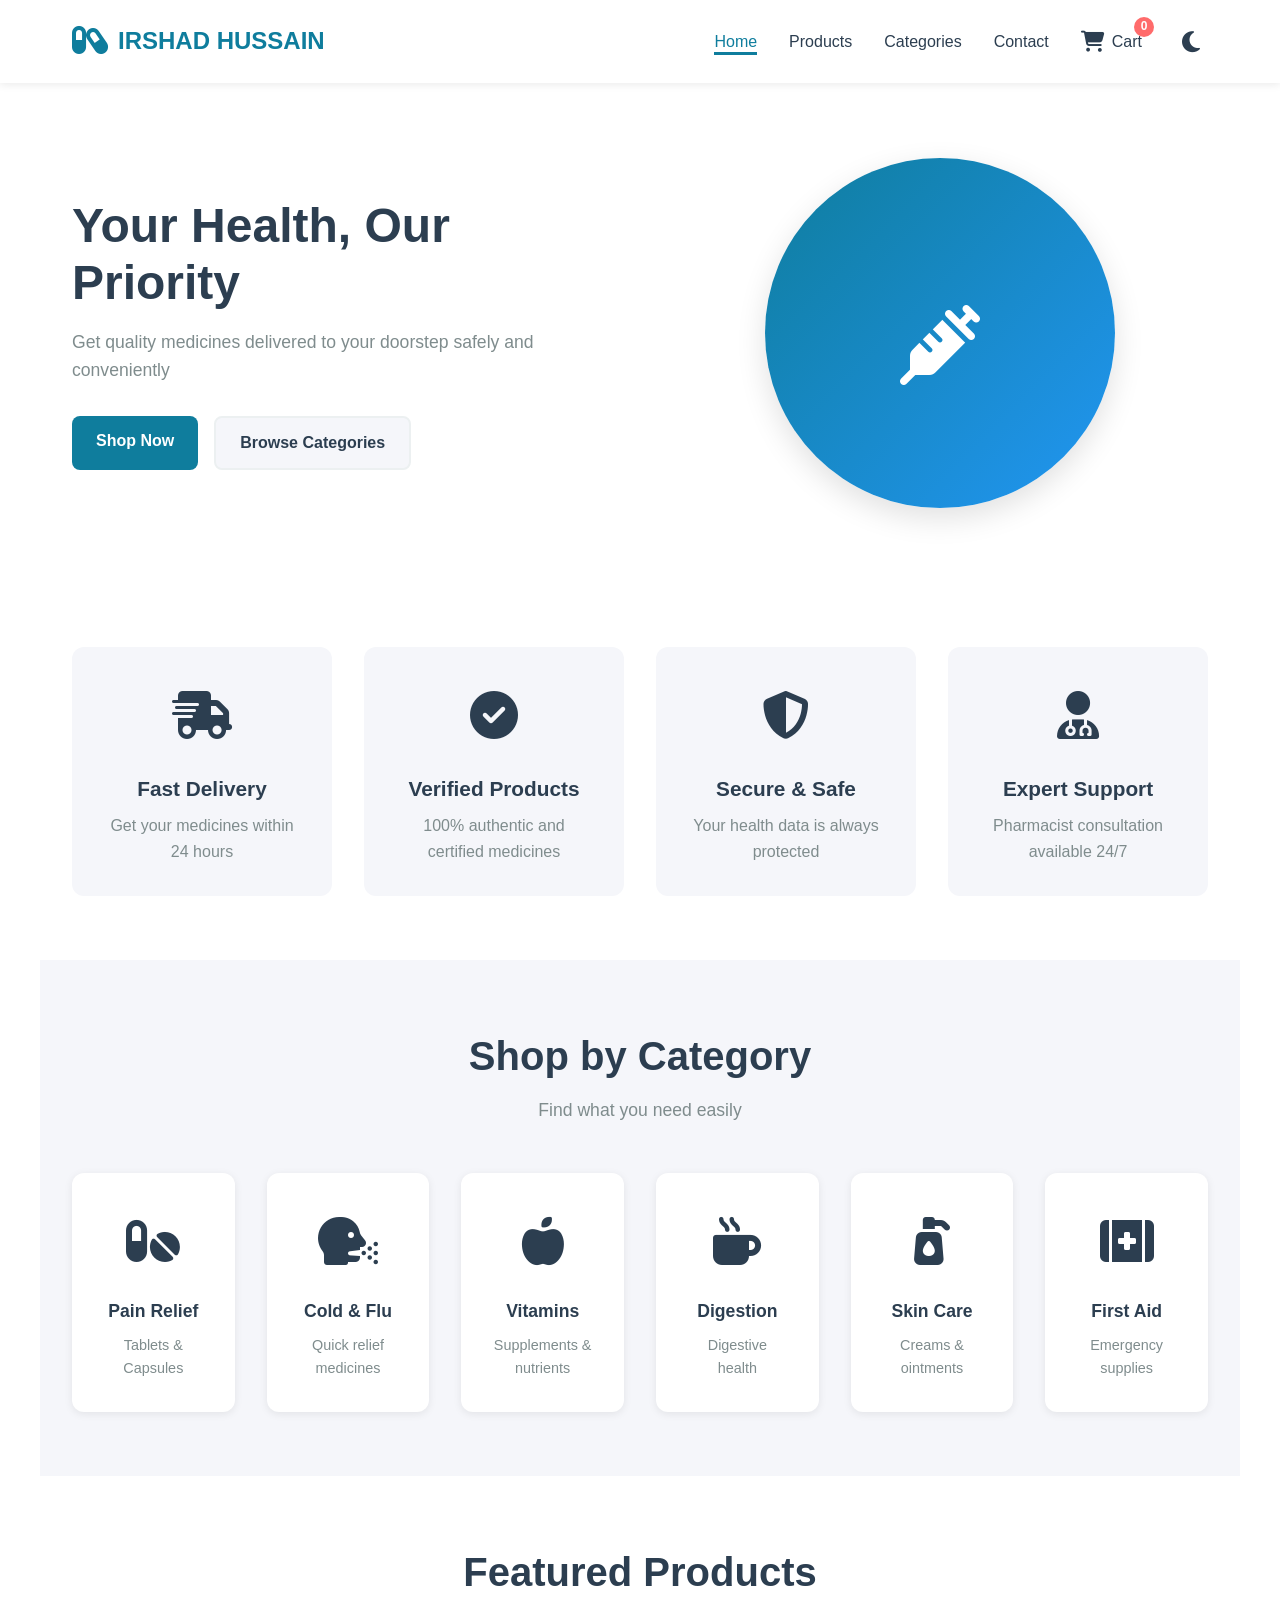
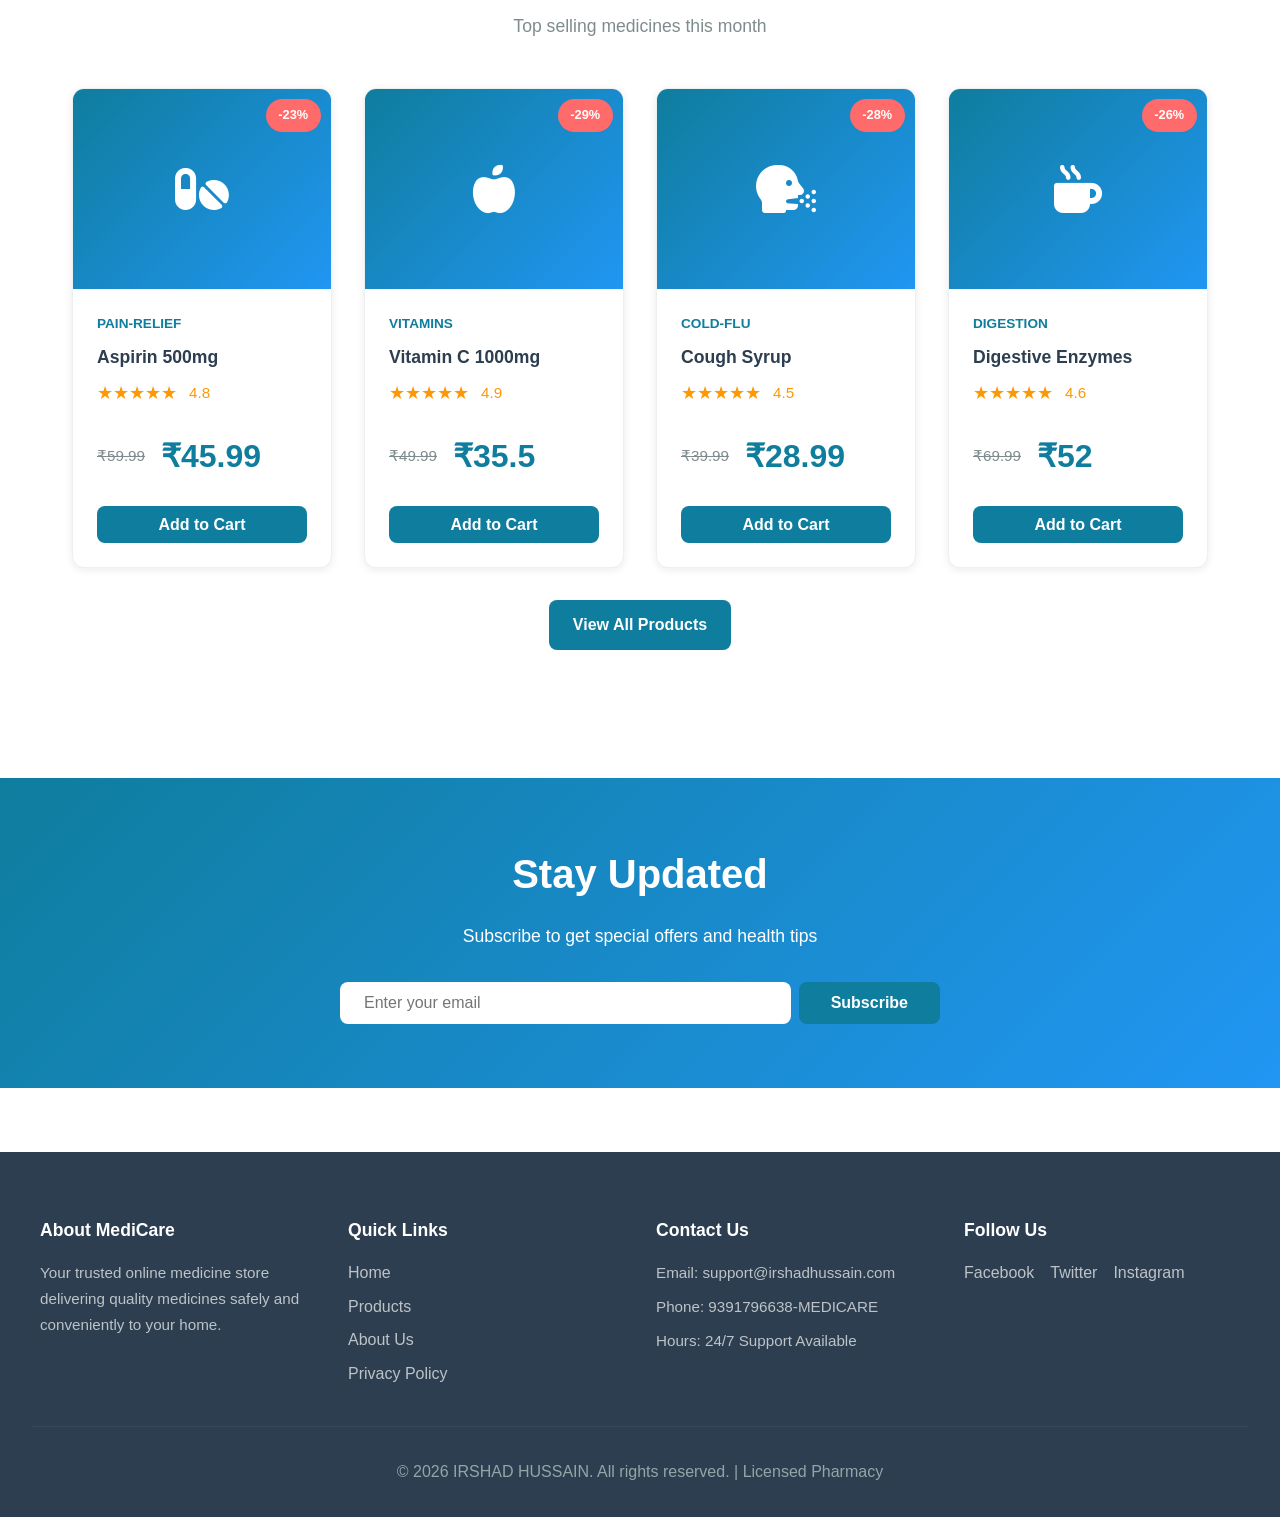
<file: index.html>
<!DOCTYPE html>
<html lang="en">
<head>
    <meta charset="UTF-8">
    <meta name="viewport" content="width=device-width, initial-scale=1.0">
    <title>IRSHAAD HUSSAIN - Online Medicine Store</title>
    <link rel="stylesheet" href="https://cdnjs.cloudflare.com/ajax/libs/font-awesome/6.5.1/css/all.min.css">
    <link rel="stylesheet" href="styles.css">
    <script>
        // Apply dark mode immediately to prevent flash
        (function() {
            var t = localStorage.getItem('theme');
            if (t === 'dark') document.documentElement.setAttribute('data-theme', 'dark');
        })();
    </script>
</head>
<body>
    <!-- Navigation -->
    <nav class="navbar">
        <div class="nav-container">
            <div class="nav-logo">
                <span class="logo-icon"><i class="fas fa-capsules"></i></span>
                <a href="index.html">IRSHAD HUSSAIN</a>
            </div>
            <ul class="nav-menu">
                <li class="nav-item">
                    <a href="index.html" class="nav-link active">Home</a>
                </li>
                <li class="nav-item">
                    <a href="products.html" class="nav-link">Products</a>
                </li>
                <li class="nav-item">
                    <a href="#categories" class="nav-link">Categories</a>
                </li>
                <li class="nav-item">
                    <a href="#contact" class="nav-link">Contact</a>
                </li>
                <li class="nav-item">
                    <a href="cart.html" class="nav-link cart-link">
                        <span class="cart-icon"><i class="fas fa-shopping-cart"></i></span>
                        Cart <span class="cart-count">0</span>
                    </a>
                </li>
                <li class="nav-item">
                    <button class="theme-toggle" id="themeToggle" title="Toggle Dark Mode"><i class="fas fa-moon"></i></button>
                </li>
            </ul>
            <div class="hamburger" onclick="toggleMenu()">
                <span></span>
                <span></span>
                <span></span>
            </div>
        </div>
    </nav>

    <!-- Hero Section -->
    <section class="hero">
        <div class="hero-content">
            <h1>Your Health, Our Priority</h1>
            <p>Get quality medicines delivered to your doorstep safely and conveniently</p>
            <div class="hero-buttons">
                <a href="products.html" class="btn btn-primary">Shop Now</a>
                <a href="#categories" class="btn btn-secondary">Browse Categories</a>
            </div>
        </div>
        <div class="hero-image">
            <div class="hero-circle">
                <span class="hero-emoji"><i class="fas fa-syringe" style="font-size: 80px; color: #fff;"></i></span>
            </div>
        </div>
    </section>

    <!-- Features Section -->
    <section class="features">
        <div class="feature-card">
            <div class="feature-icon"><i class="fas fa-truck-fast"></i></div>
            <h3>Fast Delivery</h3>
            <p>Get your medicines within 24 hours</p>
        </div>
        <div class="feature-card">
            <div class="feature-icon"><i class="fas fa-circle-check"></i></div>
            <h3>Verified Products</h3>
            <p>100% authentic and certified medicines</p>
        </div>
        <div class="feature-card">
            <div class="feature-icon"><i class="fas fa-shield-halved"></i></div>
            <h3>Secure & Safe</h3>
            <p>Your health data is always protected</p>
        </div>
        <div class="feature-card">
            <div class="feature-icon"><i class="fas fa-user-doctor"></i></div>
            <h3>Expert Support</h3>
            <p>Pharmacist consultation available 24/7</p>
        </div>
    </section>

    <!-- Categories Section -->
    <section id="categories" class="categories">
        <div class="section-header">
            <h2>Shop by Category</h2>
            <p>Find what you need easily</p>
        </div>
        <div class="categories-grid">
            <div class="category-card" onclick="filterProducts('pain-relief')">
                <div class="category-icon"><i class="fas fa-pills"></i></div>
                <h3>Pain Relief</h3>
                <p>Tablets & Capsules</p>
            </div>
            <div class="category-card" onclick="filterProducts('cold-flu')">
                <div class="category-icon"><i class="fas fa-head-side-cough"></i></div>
                <h3>Cold & Flu</h3>
                <p>Quick relief medicines</p>
            </div>
            <div class="category-card" onclick="filterProducts('vitamins')">
                <div class="category-icon"><i class="fas fa-apple-whole"></i></div>
                <h3>Vitamins</h3>
                <p>Supplements & nutrients</p>
            </div>
            <div class="category-card" onclick="filterProducts('digestion')">
                <div class="category-icon"><i class="fas fa-mug-hot"></i></div>
                <h3>Digestion</h3>
                <p>Digestive health</p>
            </div>
            <div class="category-card" onclick="filterProducts('skin-care')">
                <div class="category-icon"><i class="fas fa-pump-soap"></i></div>
                <h3>Skin Care</h3>
                <p>Creams & ointments</p>
            </div>
            <div class="category-card" onclick="filterProducts('first-aid')">
                <div class="category-icon"><i class="fas fa-kit-medical"></i></div>
                <h3>First Aid</h3>
                <p>Emergency supplies</p>
            </div>
        </div>
    </section>

    <!-- Featured Products -->
    <section class="featured-products">
        <div class="section-header">
            <h2>Featured Products</h2>
            <p>Top selling medicines this month</p>
        </div>
        <div class="products-grid" id="featuredProducts">
            <!-- Products will be loaded by JavaScript -->
        </div>
        <div class="view-all">
            <a href="products.html" class="btn btn-primary">View All Products</a>
        </div>
    </section>

    <!-- Newsletter Section -->
    <section class="newsletter">
        <div class="newsletter-content">
            <h2>Stay Updated</h2>
            <p>Subscribe to get special offers and health tips</p>
            <div class="newsletter-form">
                <input type="email" placeholder="Enter your email" required>
                <button class="btn btn-primary">Subscribe</button>
            </div>
        </div>
    </section>

    <!-- Footer -->
    <footer class="footer" id="contact">
        <div class="footer-content">
            <div class="footer-section">
                <h4>About MediCare</h4>
                <p>Your trusted online medicine store delivering quality medicines safely and conveniently to your home.</p>
            </div>
            <div class="footer-section">
                <h4>Quick Links</h4>
                <ul>
                    <li><a href="index.html">Home</a></li>
                    <li><a href="products.html">Products</a></li>
                    <li><a href="#">About Us</a></li>
                    <li><a href="#">Privacy Policy</a></li>
                </ul>
            </div>
            <div class="footer-section">
                <h4>Contact Us</h4>
                <p>Email: support@irshadhussain.com</p>
                <p>Phone: 9391796638-MEDICARE</p>
                <p>Hours: 24/7 Support Available</p>
            </div>
            <div class="footer-section">
                <h4>Follow Us</h4>
                <div class="social-links">
                    <a href="#">Facebook</a>
                    <a href="#">Twitter</a>
                    <a href="#">Instagram</a>
                </div>
            </div>
        </div>
        <div class="footer-bottom">
            <p>&copy; 2026 IRSHAD HUSSAIN. All rights reserved. | Licensed Pharmacy</p>
        </div>
    </footer>

    <button id="backToTop" title="Back to Top"><i class="fas fa-arrow-up"></i></button>

    <script src="https://code.jquery.com/jquery-3.7.0.min.js"></script>
    <script src="script.js"></script>
</body>
</html>
</file>
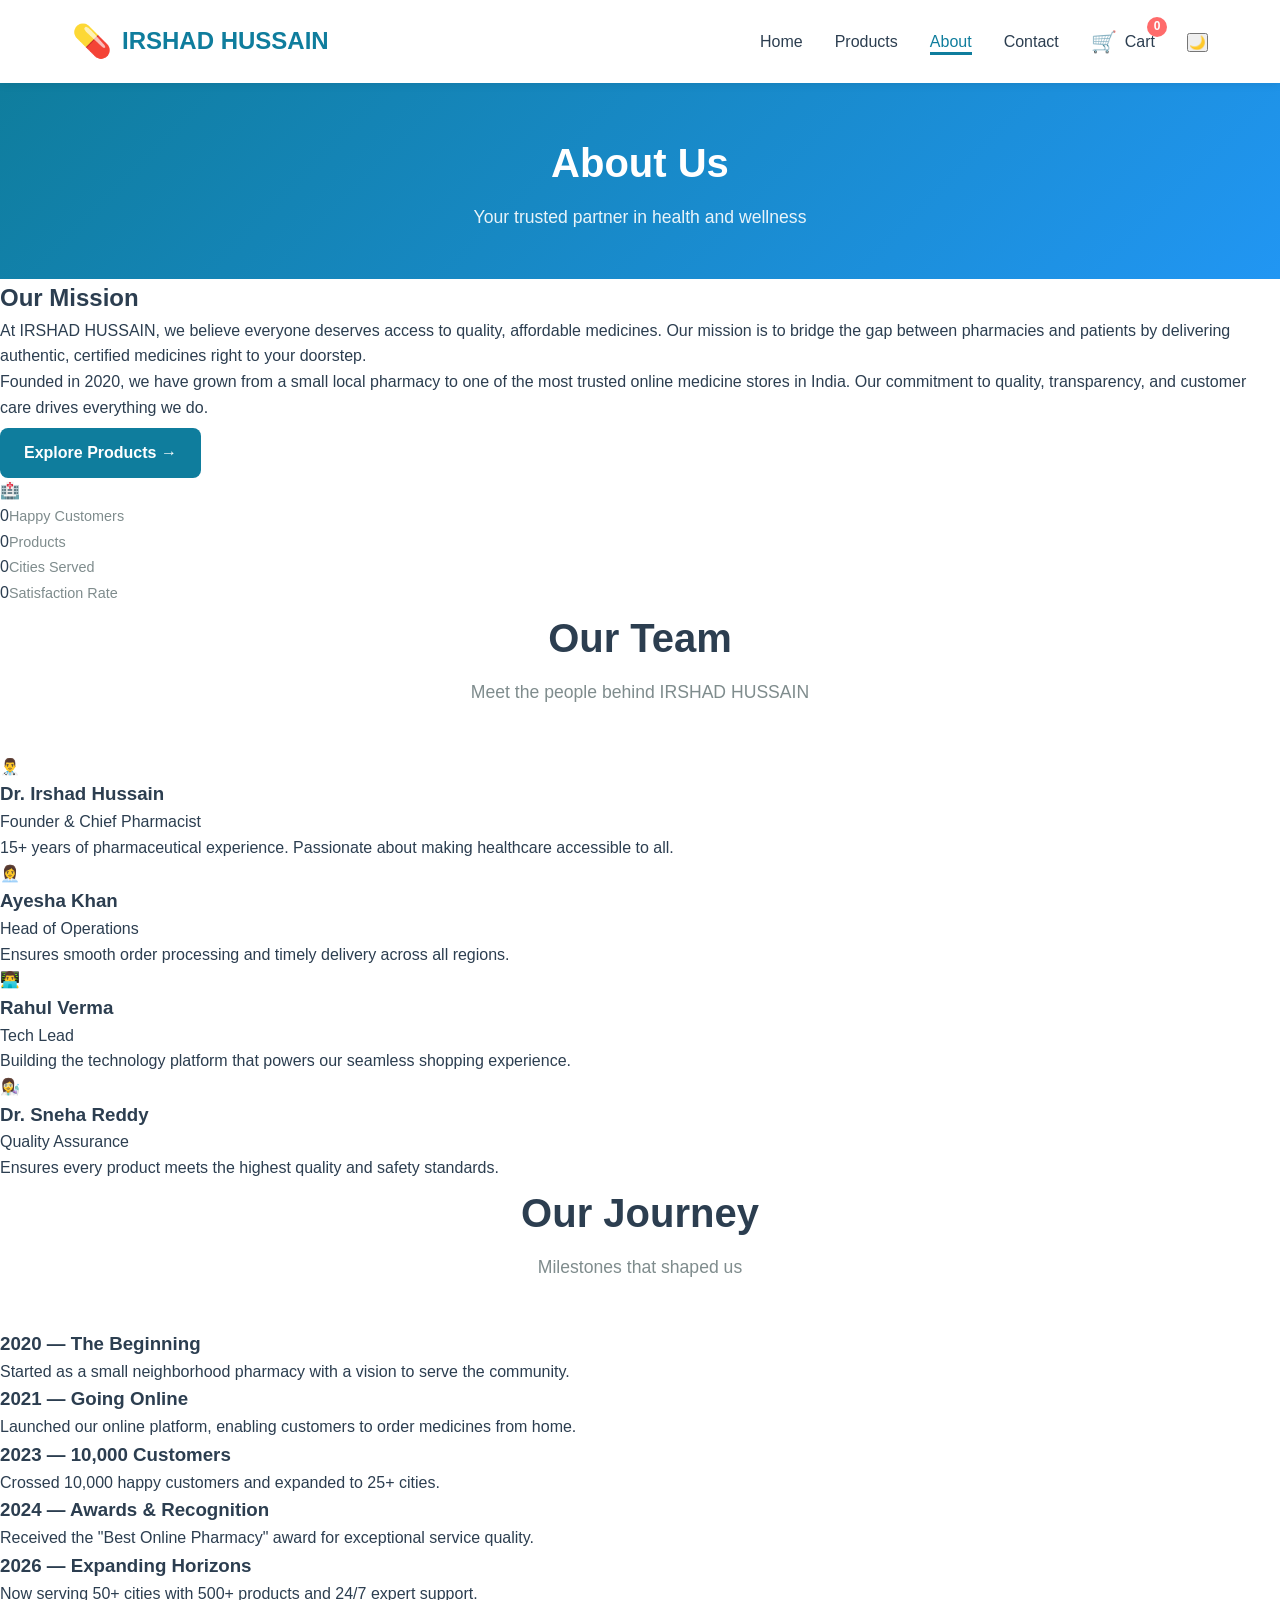
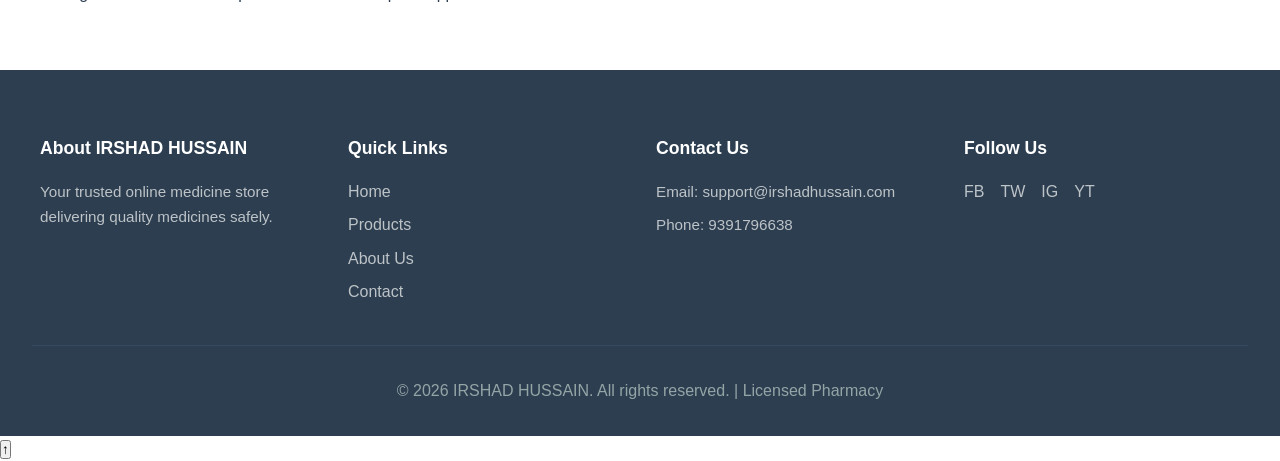
<file: about.html>
<!DOCTYPE html>
<html lang="en">
<head>
    <meta charset="UTF-8">
    <meta name="viewport" content="width=device-width, initial-scale=1.0">
    <title>About Us - IRSHAD HUSSAIN</title>
    <meta name="description" content="Learn about IRSHAD HUSSAIN Online Medicine Store — our mission, team, and milestones.">
    <link rel="stylesheet" href="styles.css">
</head>
<body>
    <nav class="navbar">
        <div class="nav-container">
            <div class="nav-logo"><span class="logo-icon">💊</span><a href="index.html">IRSHAD HUSSAIN</a></div>
            <ul class="nav-menu">
                <li class="nav-item"><a href="index.html" class="nav-link">Home</a></li>
                <li class="nav-item"><a href="products.html" class="nav-link">Products</a></li>
                <li class="nav-item"><a href="about.html" class="nav-link active">About</a></li>
                <li class="nav-item"><a href="contact.html" class="nav-link">Contact</a></li>
                <li class="nav-item"><a href="cart.html" class="nav-link cart-link"><span class="cart-icon">🛒</span> Cart <span class="cart-count">0</span></a></li>
                <li class="nav-item"><button class="dark-toggle">🌙</button></li>
            </ul>
            <div class="hamburger" onclick="toggleMenu()"><span></span><span></span><span></span></div>
        </div>
    </nav>

    <section class="page-header">
        <h1>About Us</h1>
        <p>Your trusted partner in health and wellness</p>
    </section>

    <!-- Mission -->
    <section class="about-mission">
        <div class="about-grid">
            <div class="about-text">
                <h2>Our Mission</h2>
                <p>At IRSHAD HUSSAIN, we believe everyone deserves access to quality, affordable medicines. Our mission is to bridge the gap between pharmacies and patients by delivering authentic, certified medicines right to your doorstep.</p>
                <p>Founded in 2020, we have grown from a small local pharmacy to one of the most trusted online medicine stores in India. Our commitment to quality, transparency, and customer care drives everything we do.</p>
                <a href="products.html" class="btn btn-primary" style="margin-top:0.5rem">Explore Products →</a>
            </div>
            <div class="about-image">🏥</div>
        </div>
    </section>

    <!-- Stats -->
    <section class="stats-section">
        <div class="stats-grid">
            <div class="stat-item"><span class="stat-number" data-target="15000" data-suffix="+">0</span><span class="stat-label">Happy Customers</span></div>
            <div class="stat-item"><span class="stat-number" data-target="500" data-suffix="+">0</span><span class="stat-label">Products</span></div>
            <div class="stat-item"><span class="stat-number" data-target="50" data-suffix="+">0</span><span class="stat-label">Cities Served</span></div>
            <div class="stat-item"><span class="stat-number" data-target="99" data-suffix="%">0</span><span class="stat-label">Satisfaction Rate</span></div>
        </div>
    </section>

    <!-- Team -->
    <section class="team-section">
        <div class="section-header"><h2>Our Team</h2><p>Meet the people behind IRSHAD HUSSAIN</p></div>
        <div class="team-grid">
            <div class="team-card">
                <div class="team-avatar">👨‍⚕️</div>
                <h3>Dr. Irshad Hussain</h3>
                <p class="team-role">Founder & Chief Pharmacist</p>
                <p>15+ years of pharmaceutical experience. Passionate about making healthcare accessible to all.</p>
            </div>
            <div class="team-card">
                <div class="team-avatar">👩‍💼</div>
                <h3>Ayesha Khan</h3>
                <p class="team-role">Head of Operations</p>
                <p>Ensures smooth order processing and timely delivery across all regions.</p>
            </div>
            <div class="team-card">
                <div class="team-avatar">👨‍💻</div>
                <h3>Rahul Verma</h3>
                <p class="team-role">Tech Lead</p>
                <p>Building the technology platform that powers our seamless shopping experience.</p>
            </div>
            <div class="team-card">
                <div class="team-avatar">👩‍🔬</div>
                <h3>Dr. Sneha Reddy</h3>
                <p class="team-role">Quality Assurance</p>
                <p>Ensures every product meets the highest quality and safety standards.</p>
            </div>
        </div>
    </section>

    <!-- Timeline -->
    <section class="timeline-section">
        <div class="section-header"><h2>Our Journey</h2><p>Milestones that shaped us</p></div>
        <div class="timeline">
            <div class="timeline-item"><h3>2020 — The Beginning</h3><p>Started as a small neighborhood pharmacy with a vision to serve the community.</p></div>
            <div class="timeline-item"><h3>2021 — Going Online</h3><p>Launched our online platform, enabling customers to order medicines from home.</p></div>
            <div class="timeline-item"><h3>2023 — 10,000 Customers</h3><p>Crossed 10,000 happy customers and expanded to 25+ cities.</p></div>
            <div class="timeline-item"><h3>2024 — Awards & Recognition</h3><p>Received the "Best Online Pharmacy" award for exceptional service quality.</p></div>
            <div class="timeline-item"><h3>2026 — Expanding Horizons</h3><p>Now serving 50+ cities with 500+ products and 24/7 expert support.</p></div>
        </div>
    </section>

    <footer class="footer">
        <div class="footer-content">
            <div class="footer-section"><h4>About IRSHAD HUSSAIN</h4><p>Your trusted online medicine store delivering quality medicines safely.</p></div>
            <div class="footer-section"><h4>Quick Links</h4><ul><li><a href="index.html">Home</a></li><li><a href="products.html">Products</a></li><li><a href="about.html">About Us</a></li><li><a href="contact.html">Contact</a></li></ul></div>
            <div class="footer-section"><h4>Contact Us</h4><p>Email: support@irshadhussain.com</p><p>Phone: 9391796638</p></div>
            <div class="footer-section"><h4>Follow Us</h4><div class="social-links"><a href="#">FB</a><a href="#">TW</a><a href="#">IG</a><a href="#">YT</a></div></div>
        </div>
        <div class="footer-bottom"><p>&copy; 2026 IRSHAD HUSSAIN. All rights reserved. | Licensed Pharmacy</p></div>
    </footer>
    <button class="back-to-top">↑</button>
    <script src="script.js"></script>
</body>
</html>
</file>
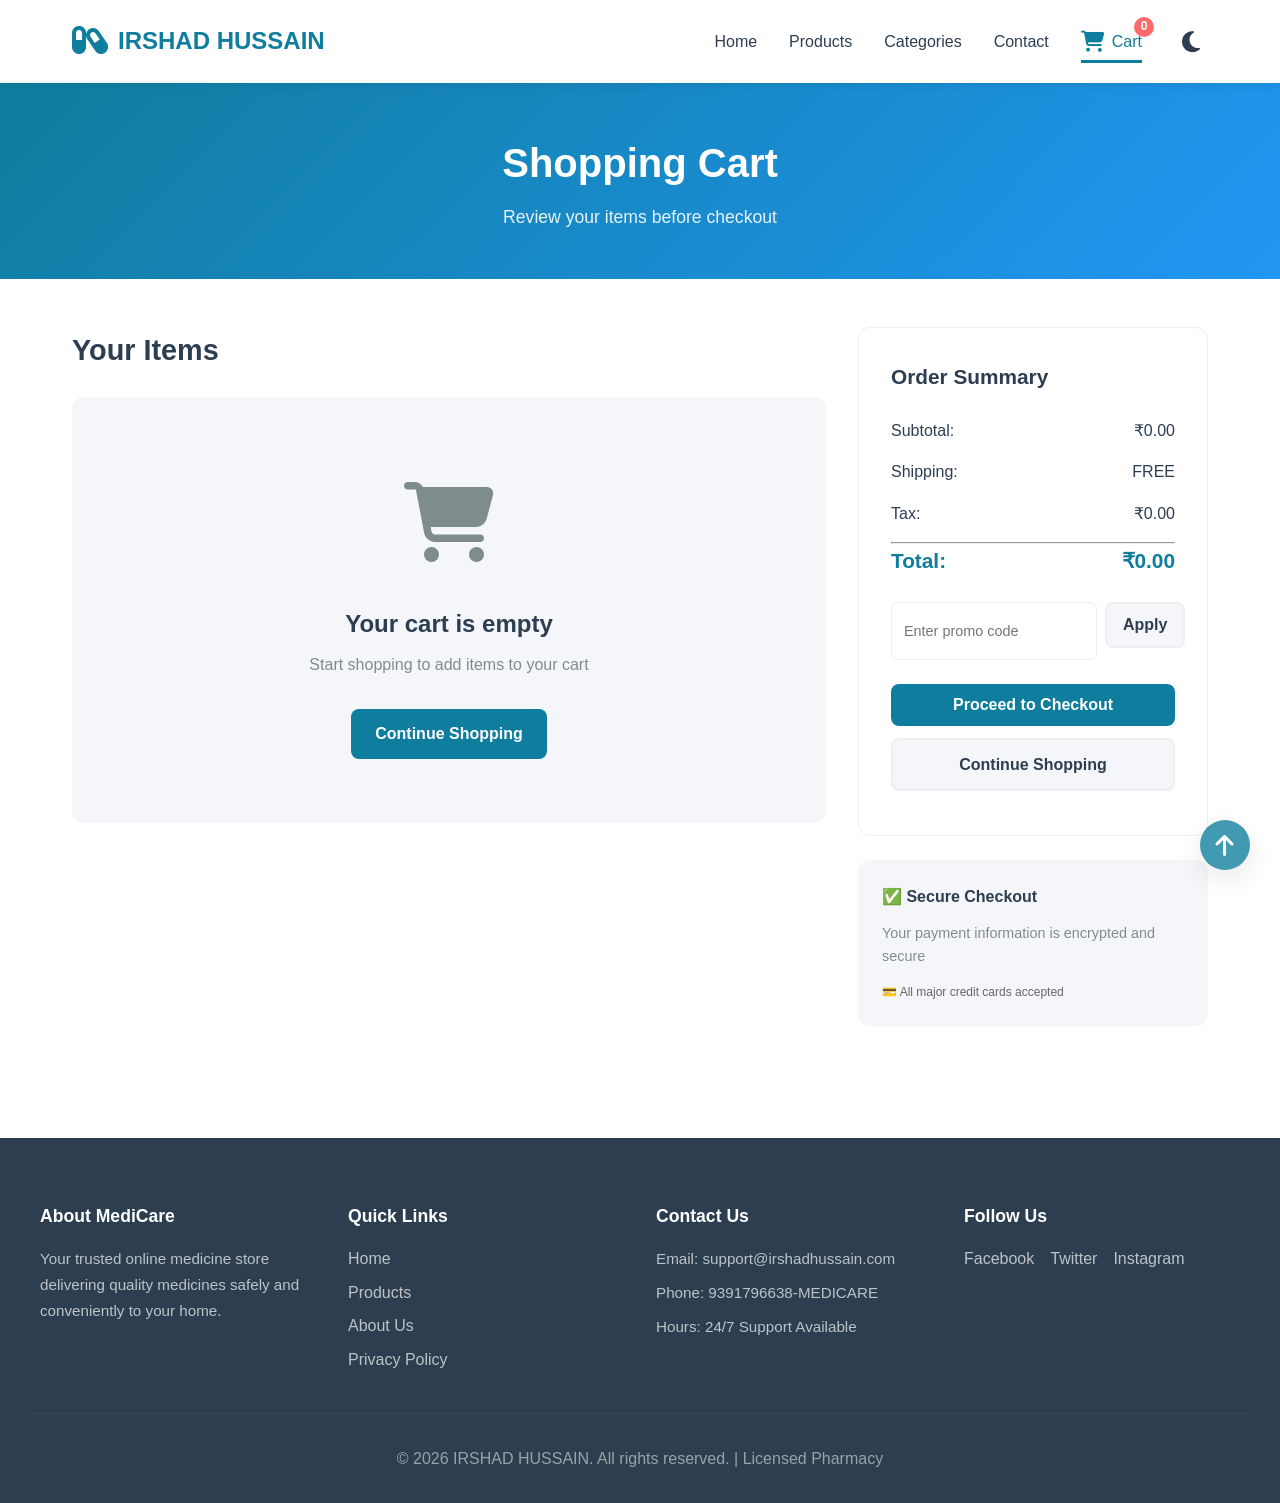
<file: cart.html>
<!DOCTYPE html>
<html lang="en">
<head>
    <meta charset="UTF-8">
    <meta name="viewport" content="width=device-width, initial-scale=1.0">
    <title>Shopping Cart - IRSHAD HUSSAIN</title>
    <link rel="stylesheet" href="https://cdnjs.cloudflare.com/ajax/libs/font-awesome/6.5.1/css/all.min.css">
    <link rel="stylesheet" href="styles.css">
    <script>
        (function() {
            var t = localStorage.getItem('theme');
            if (t === 'dark') document.documentElement.setAttribute('data-theme', 'dark');
        })();
    </script>
</head>
<body>
    <!-- Navigation -->
    <nav class="navbar">
        <div class="nav-container">
            <div class="nav-logo">
                <span class="logo-icon"><i class="fas fa-capsules"></i></span>
                <a href="index.html">IRSHAD HUSSAIN</a>
            </div>
            <ul class="nav-menu">
                <li class="nav-item">
                    <a href="index.html" class="nav-link">Home</a>
                </li>
                <li class="nav-item">
                    <a href="products.html" class="nav-link">Products</a>
                </li>
                <li class="nav-item">
                    <a href="index.html#categories" class="nav-link">Categories</a>
                </li>
                <li class="nav-item">
                    <a href="index.html#contact" class="nav-link">Contact</a>
                </li>
                <li class="nav-item">
                    <a href="cart.html" class="nav-link cart-link active">
                        <span class="cart-icon"><i class="fas fa-shopping-cart"></i></span>
                        Cart <span class="cart-count">0</span>
                    </a>
                </li>
                <li class="nav-item">
                    <button class="theme-toggle" id="themeToggle" title="Toggle Dark Mode"><i class="fas fa-moon"></i></button>
                </li>
            </ul>
            <div class="hamburger" onclick="toggleMenu()">
                <span></span>
                <span></span>
                <span></span>
            </div>
        </div>
    </nav>

    <!-- Cart Page Header -->
    <section class="page-header">
        <h1>Shopping Cart</h1>
        <p>Review your items before checkout</p>
    </section>

    <!-- Cart Content -->
    <section class="cart-section">
        <div class="cart-container">
            <div class="cart-items">
                <h2>Your Items</h2>
                <div class="cart-items-list" id="cartItems">
                    <!-- Cart items will be loaded by JavaScript -->
                </div>
                <div class="empty-cart" id="emptyCart" style="display: none;">
                    <div class="empty-icon"><i class="fas fa-cart-shopping" style="font-size: 5rem; color: var(--text-light);"></i></div>
                    <h3>Your cart is empty</h3>
                    <p>Start shopping to add items to your cart</p>
                    <a href="products.html" class="btn btn-primary">Continue Shopping</a>
                </div>
            </div>

            <aside class="cart-summary">
                <div class="summary-card">
                    <h3>Order Summary</h3>
                    
                    <div class="summary-row">
                        <span>Subtotal:</span>
                        <span id="subtotal">₹0.00</span>
                    </div>
                    <div class="summary-row">
                        <span>Shipping:</span>
                        <span id="shipping">₹0.00</span>
                    </div>
                    <div class="summary-row">
                        <span>Tax:</span>
                        <span id="tax">₹0.00</span>
                    </div>
                    
                    <hr>
                    
                    <div class="summary-row summary-total">
                        <span>Total:</span>
                        <span id="total">₹0.00</span>
                    </div>

                    <div class="promo-code">
                        <input type="text" placeholder="Enter promo code" id="promoCode">
                        <button class="btn btn-secondary">Apply</button>
                    </div>

                    <button class="btn btn-primary" id="checkoutBtn">Proceed to Checkout</button>
                    <a href="products.html" class="btn btn-secondary">Continue Shopping</a>
                </div>

                <div class="info-card">
                    <h4>✅ Secure Checkout</h4>
                    <p>Your payment information is encrypted and secure</p>
                    <p style="margin-top: 15px; font-size: 12px; color: #666;">💳 All major credit cards accepted</p>
                </div>
            </aside>
        </div>
    </section>

    <!-- Footer -->
    <footer class="footer">
        <div class="footer-content">
            <div class="footer-section">
                <h4>About MediCare</h4>
                <p>Your trusted online medicine store delivering quality medicines safely and conveniently to your home.</p>
            </div>
            <div class="footer-section">
                <h4>Quick Links</h4>
                <ul>
                    <li><a href="index.html">Home</a></li>
                    <li><a href="products.html">Products</a></li>
                    <li><a href="#">About Us</a></li>
                    <li><a href="#">Privacy Policy</a></li>
                </ul>
            </div>
            <div class="footer-section">
                <h4>Contact Us</h4>
                <p>Email: support@irshadhussain.com</p>
                <p>Phone: 9391796638-MEDICARE</p>
                <p>Hours: 24/7 Support Available</p>
            </div>
            <div class="footer-section">
                <h4>Follow Us</h4>
                <div class="social-links">
                    <a href="#">Facebook</a>
                    <a href="#">Twitter</a>
                    <a href="#">Instagram</a>
                </div>
            </div>
        </div>
        <div class="footer-bottom">
            <p>&copy; 2026 IRSHAD HUSSAIN. All rights reserved. | Licensed Pharmacy</p>
        </div>
    </footer>

    <button id="backToTop" title="Back to Top"><i class="fas fa-arrow-up"></i></button>

    <script src="https://code.jquery.com/jquery-3.7.0.min.js"></script>
    <script src="script.js"></script>
</body>
</html>
</file>
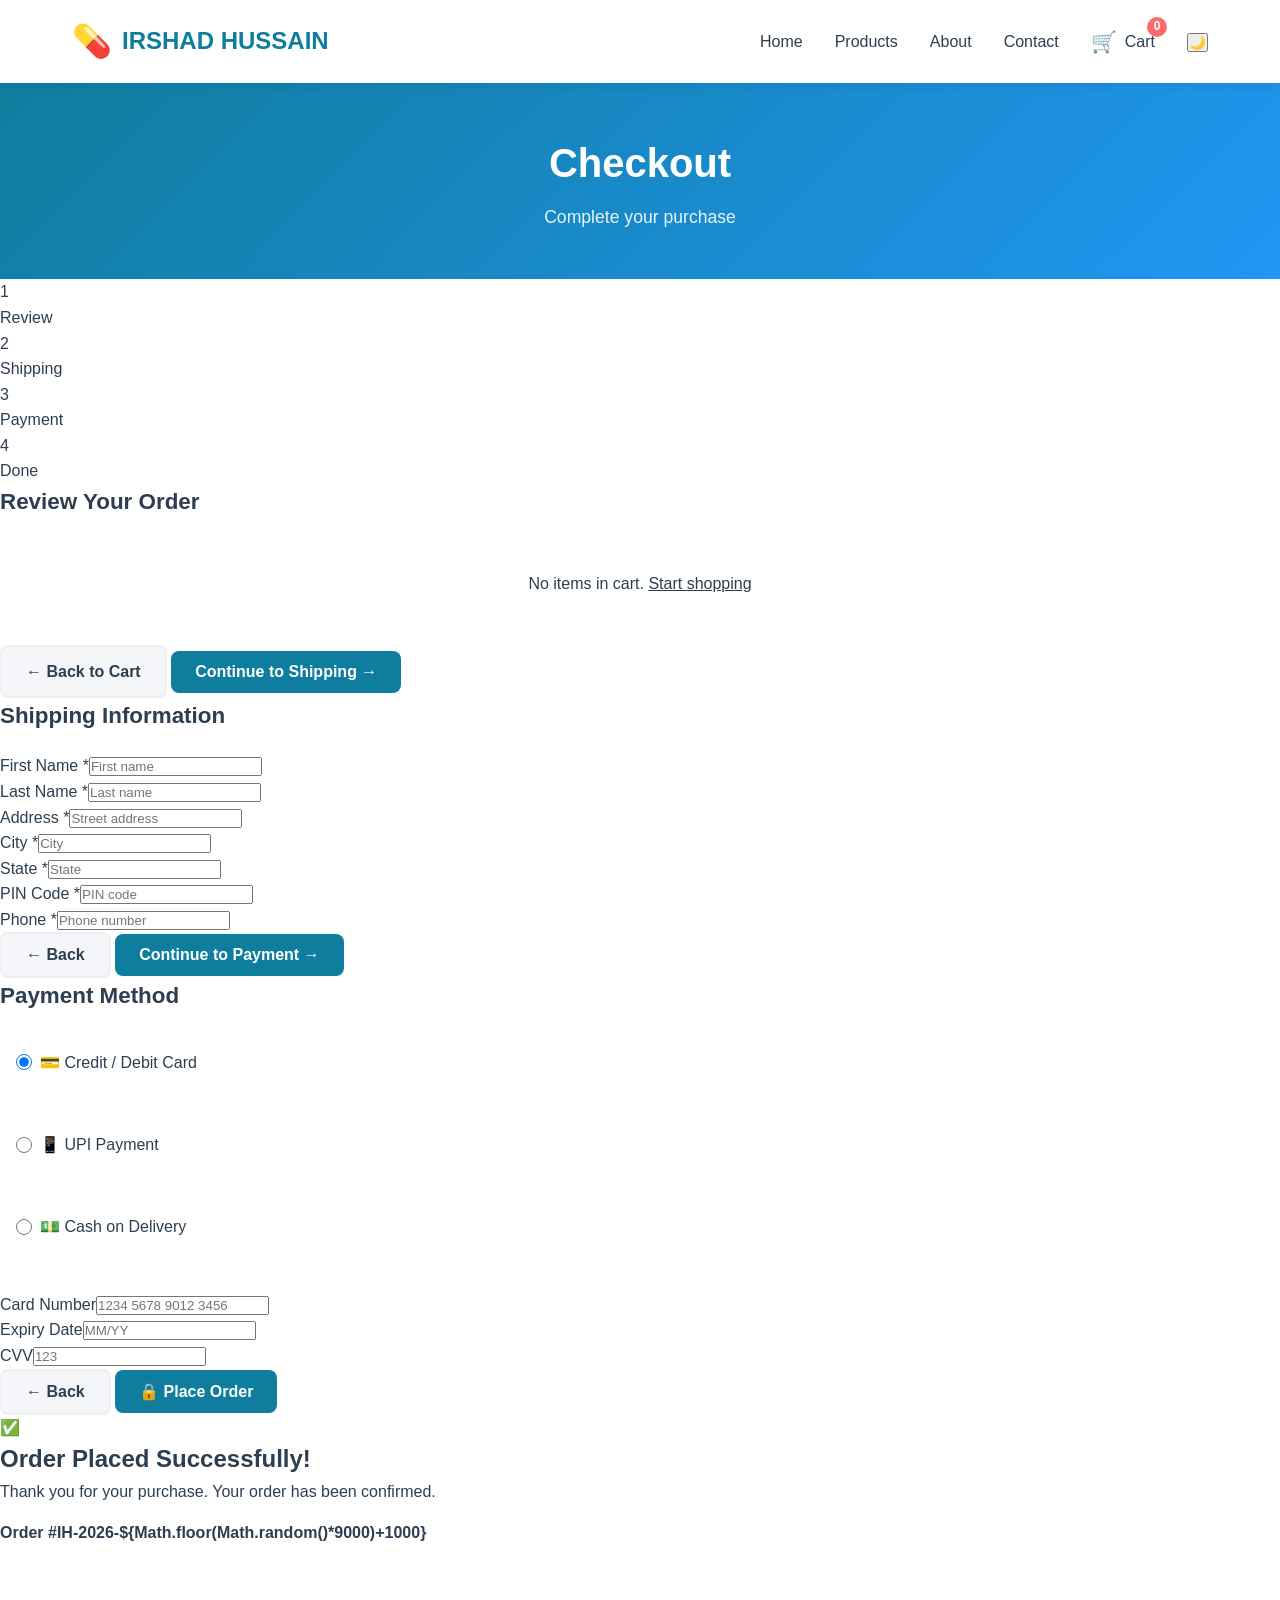
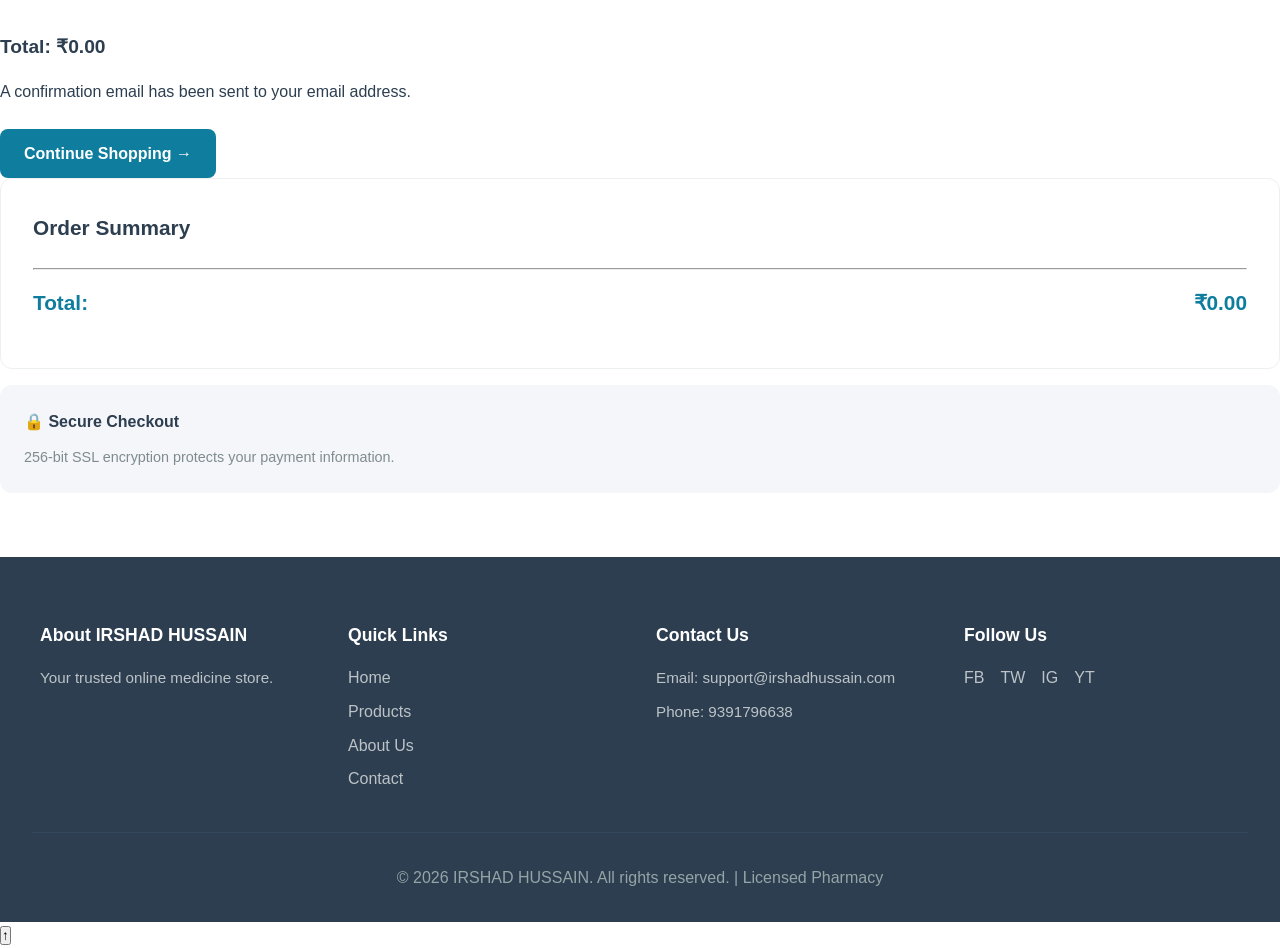
<file: checkout.html>
<!DOCTYPE html>
<html lang="en">
<head>
    <meta charset="UTF-8">
    <meta name="viewport" content="width=device-width, initial-scale=1.0">
    <title>Checkout - IRSHAD HUSSAIN</title>
    <meta name="description" content="Complete your purchase at IRSHAD HUSSAIN Online Medicine Store.">
    <link rel="stylesheet" href="styles.css">
</head>
<body>
    <nav class="navbar">
        <div class="nav-container">
            <div class="nav-logo"><span class="logo-icon">💊</span><a href="index.html">IRSHAD HUSSAIN</a></div>
            <ul class="nav-menu">
                <li class="nav-item"><a href="index.html" class="nav-link">Home</a></li>
                <li class="nav-item"><a href="products.html" class="nav-link">Products</a></li>
                <li class="nav-item"><a href="about.html" class="nav-link">About</a></li>
                <li class="nav-item"><a href="contact.html" class="nav-link">Contact</a></li>
                <li class="nav-item"><a href="cart.html" class="nav-link cart-link"><span class="cart-icon">🛒</span> Cart <span class="cart-count">0</span></a></li>
                <li class="nav-item"><button class="dark-toggle">🌙</button></li>
            </ul>
            <div class="hamburger" onclick="toggleMenu()"><span></span><span></span><span></span></div>
        </div>
    </nav>

    <section class="page-header"><h1>Checkout</h1><p>Complete your purchase</p></section>

    <section class="checkout-section">
        <!-- Progress Bar -->
        <div class="progress-bar">
            <div class="progress-step active">
                <div class="step-circle">1</div>
                <span class="step-label">Review</span>
            </div>
            <div class="progress-step">
                <div class="step-circle">2</div>
                <span class="step-label">Shipping</span>
            </div>
            <div class="progress-step">
                <div class="step-circle">3</div>
                <span class="step-label">Payment</span>
            </div>
            <div class="progress-step">
                <div class="step-circle">4</div>
                <span class="step-label">Done</span>
            </div>
        </div>

        <div class="checkout-container">
            <div class="checkout-main">
                <!-- Step 1: Review -->
                <div class="checkout-step active" id="step1">
                    <h2 style="font-size:1.4rem;font-weight:800;margin-bottom:1.2rem">Review Your Order</h2>
                    <div id="checkoutCartItems" style="margin-bottom:1rem"></div>
                    <div class="step-actions">
                        <a href="cart.html" class="btn btn-secondary">← Back to Cart</a>
                        <button class="btn btn-primary" onclick="nextStep()">Continue to Shipping →</button>
                    </div>
                </div>

                <!-- Step 2: Shipping -->
                <div class="checkout-step" id="step2">
                    <h2 style="font-size:1.4rem;font-weight:800;margin-bottom:1.2rem">Shipping Information</h2>
                    <div class="checkout-form-grid">
                        <div class="form-group"><label>First Name *</label><input type="text" placeholder="First name" required></div>
                        <div class="form-group"><label>Last Name *</label><input type="text" placeholder="Last name" required></div>
                        <div class="form-group full-width"><label>Address *</label><input type="text" placeholder="Street address" required></div>
                        <div class="form-group"><label>City *</label><input type="text" placeholder="City" required></div>
                        <div class="form-group"><label>State *</label><input type="text" placeholder="State" required></div>
                        <div class="form-group"><label>PIN Code *</label><input type="text" placeholder="PIN code" required></div>
                        <div class="form-group"><label>Phone *</label><input type="tel" placeholder="Phone number" required></div>
                    </div>
                    <div class="step-actions">
                        <button class="btn btn-secondary" onclick="prevStep()">← Back</button>
                        <button class="btn btn-primary" onclick="nextStep()">Continue to Payment →</button>
                    </div>
                </div>

                <!-- Step 3: Payment -->
                <div class="checkout-step" id="step3">
                    <h2 style="font-size:1.4rem;font-weight:800;margin-bottom:1.2rem">Payment Method</h2>
                    <div style="display:flex;flex-direction:column;gap:0.8rem;margin-bottom:1.5rem">
                        <label class="checkbox" style="padding:1rem;background:var(--bg-secondary);border-radius:10px;border:1.5px solid var(--border)">
                            <input type="radio" name="payment" value="card" checked style="width:16px;height:16px;accent-color:var(--primary)"> 💳 Credit / Debit Card
                        </label>
                        <label class="checkbox" style="padding:1rem;background:var(--bg-secondary);border-radius:10px;border:1.5px solid var(--border)">
                            <input type="radio" name="payment" value="upi" style="width:16px;height:16px;accent-color:var(--primary)"> 📱 UPI Payment
                        </label>
                        <label class="checkbox" style="padding:1rem;background:var(--bg-secondary);border-radius:10px;border:1.5px solid var(--border)">
                            <input type="radio" name="payment" value="cod" style="width:16px;height:16px;accent-color:var(--primary)"> 💵 Cash on Delivery
                        </label>
                    </div>
                    <div class="checkout-form-grid">
                        <div class="form-group full-width"><label>Card Number</label><input type="text" placeholder="1234 5678 9012 3456"></div>
                        <div class="form-group"><label>Expiry Date</label><input type="text" placeholder="MM/YY"></div>
                        <div class="form-group"><label>CVV</label><input type="text" placeholder="123"></div>
                    </div>
                    <div class="step-actions">
                        <button class="btn btn-secondary" onclick="prevStep()">← Back</button>
                        <button class="btn btn-primary" onclick="placeOrder()">🔒 Place Order</button>
                    </div>
                </div>

                <!-- Step 4: Confirmation -->
                <div class="checkout-step" id="step4">
                    <div class="order-confirmation">
                        <div class="confirmation-icon">✅</div>
                        <h2>Order Placed Successfully!</h2>
                        <p>Thank you for your purchase. Your order has been confirmed.</p>
                        <p style="font-weight:600;color:var(--primary);margin:1rem 0">Order #IH-2026-${Math.floor(Math.random()*9000)+1000}</p>
                        <div id="orderItemsList" style="text-align:left;background:var(--bg-secondary);padding:1.2rem;border-radius:10px;margin:1.5rem 0"></div>
                        <p style="font-size:1.2rem;font-weight:800">Total: <span id="orderTotal">₹0.00</span></p>
                        <p style="margin-top:1rem;color:var(--text-secondary)">A confirmation email has been sent to your email address.</p>
                        <a href="index.html" class="btn btn-primary" style="margin-top:1.5rem">Continue Shopping →</a>
                    </div>
                </div>
            </div>

            <!-- Order Summary Sidebar -->
            <aside class="order-summary-sidebar">
                <div class="summary-card">
                    <h3>Order Summary</h3>
                    <div id="checkoutSummaryItems" style="margin-bottom:1rem"></div>
                    <hr style="border-color:var(--border);margin:1rem 0">
                    <div class="summary-row summary-total"><span>Total:</span><span id="checkoutTotal">₹0.00</span></div>
                </div>
                <div class="info-card" style="margin-top:1rem">
                    <h4>🔒 Secure Checkout</h4>
                    <p>256-bit SSL encryption protects your payment information.</p>
                </div>
            </aside>
        </div>
    </section>

    <footer class="footer">
        <div class="footer-content">
            <div class="footer-section"><h4>About IRSHAD HUSSAIN</h4><p>Your trusted online medicine store.</p></div>
            <div class="footer-section"><h4>Quick Links</h4><ul><li><a href="index.html">Home</a></li><li><a href="products.html">Products</a></li><li><a href="about.html">About Us</a></li><li><a href="contact.html">Contact</a></li></ul></div>
            <div class="footer-section"><h4>Contact Us</h4><p>Email: support@irshadhussain.com</p><p>Phone: 9391796638</p></div>
            <div class="footer-section"><h4>Follow Us</h4><div class="social-links"><a href="#">FB</a><a href="#">TW</a><a href="#">IG</a><a href="#">YT</a></div></div>
        </div>
        <div class="footer-bottom"><p>&copy; 2026 IRSHAD HUSSAIN. All rights reserved. | Licensed Pharmacy</p></div>
    </footer>
    <button class="back-to-top">↑</button>
    <script src="script.js"></script>
    <script>
        document.addEventListener('DOMContentLoaded', function() {
            const cartItems = document.getElementById('checkoutCartItems');
            if (cartItems) {
                const c = JSON.parse(localStorage.getItem('cart')) || [];
                if (c.length === 0) { cartItems.innerHTML = '<p style="text-align:center;padding:2rem;color:var(--text-muted)">No items in cart. <a href="products.html" style="color:var(--primary)">Start shopping</a></p>'; return; }
                cartItems.innerHTML = c.map(i => `<div class="cart-item"><div class="cart-item-image">${i.icon}</div><div class="cart-item-info"><h3>${i.name}</h3><p>₹${i.price.toFixed(2)} × ${i.quantity}</p><div class="cart-item-details"><span>₹${(i.price*i.quantity).toFixed(2)}</span></div></div></div>`).join('');
            }
        });
    </script>
</body>
</html>
</file>
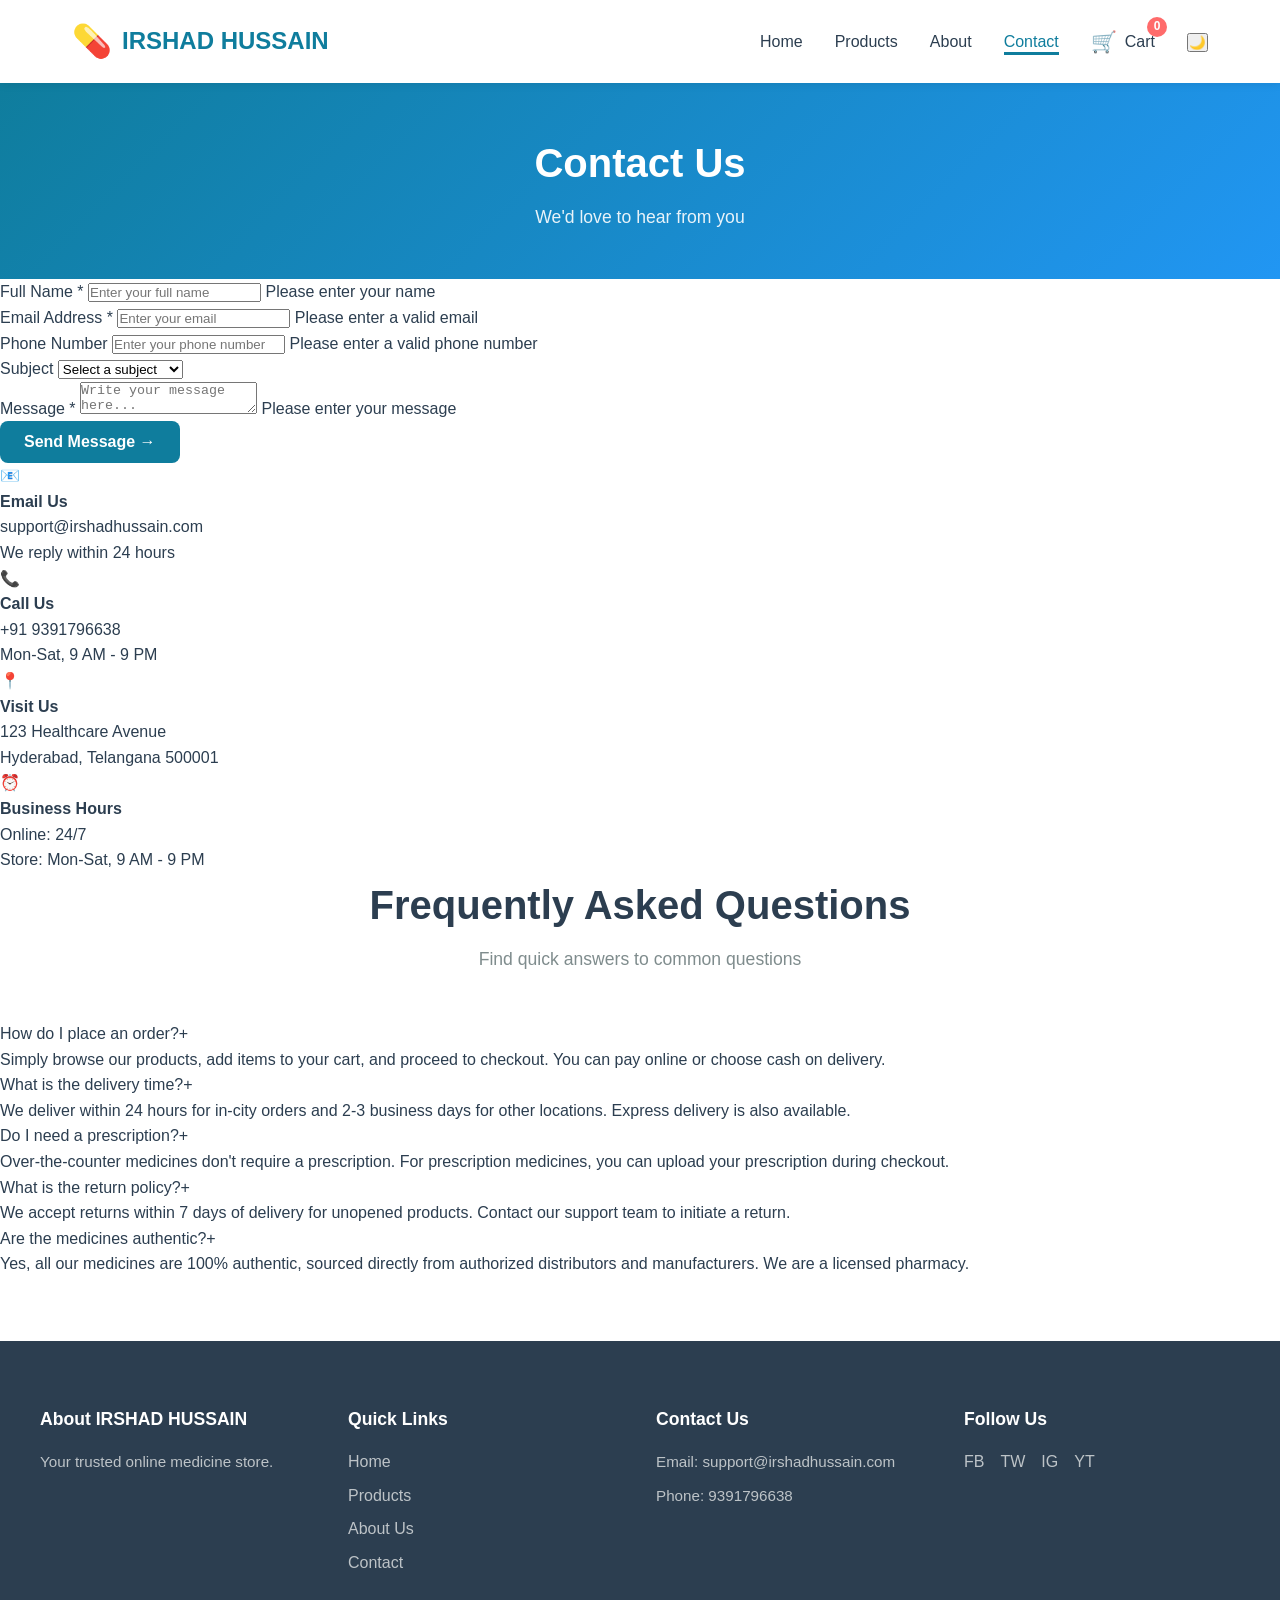
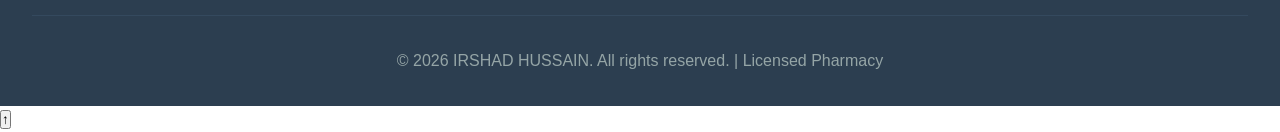
<file: contact.html>
<!DOCTYPE html>
<html lang="en">
<head>
    <meta charset="UTF-8">
    <meta name="viewport" content="width=device-width, initial-scale=1.0">
    <title>Contact Us - IRSHAD HUSSAIN</title>
    <meta name="description" content="Get in touch with IRSHAD HUSSAIN Online Medicine Store.">
    <link rel="stylesheet" href="styles.css">
</head>
<body>
    <nav class="navbar">
        <div class="nav-container">
            <div class="nav-logo"><span class="logo-icon">💊</span><a href="index.html">IRSHAD HUSSAIN</a></div>
            <ul class="nav-menu">
                <li class="nav-item"><a href="index.html" class="nav-link">Home</a></li>
                <li class="nav-item"><a href="products.html" class="nav-link">Products</a></li>
                <li class="nav-item"><a href="about.html" class="nav-link">About</a></li>
                <li class="nav-item"><a href="contact.html" class="nav-link active">Contact</a></li>
                <li class="nav-item"><a href="cart.html" class="nav-link cart-link"><span class="cart-icon">🛒</span> Cart <span class="cart-count">0</span></a></li>
                <li class="nav-item"><button class="dark-toggle">🌙</button></li>
            </ul>
            <div class="hamburger" onclick="toggleMenu()"><span></span><span></span><span></span></div>
        </div>
    </nav>

    <section class="page-header"><h1>Contact Us</h1><p>We'd love to hear from you</p></section>

    <section class="contact-section">
        <div class="contact-grid">
            <form class="contact-form" onsubmit="validateContactForm(event)">
                <div class="form-group">
                    <label for="contactName">Full Name *</label>
                    <input type="text" id="contactName" placeholder="Enter your full name" required>
                    <span class="error-msg">Please enter your name</span>
                </div>
                <div class="form-group">
                    <label for="contactEmail">Email Address *</label>
                    <input type="email" id="contactEmail" placeholder="Enter your email" required>
                    <span class="error-msg">Please enter a valid email</span>
                </div>
                <div class="form-group">
                    <label for="contactPhone">Phone Number</label>
                    <input type="tel" id="contactPhone" placeholder="Enter your phone number">
                    <span class="error-msg">Please enter a valid phone number</span>
                </div>
                <div class="form-group">
                    <label for="contactSubject">Subject</label>
                    <select id="contactSubject">
                        <option value="">Select a subject</option>
                        <option>Order Inquiry</option>
                        <option>Product Question</option>
                        <option>Return / Refund</option>
                        <option>Feedback</option>
                        <option>Other</option>
                    </select>
                </div>
                <div class="form-group">
                    <label for="contactMessage">Message *</label>
                    <textarea id="contactMessage" placeholder="Write your message here..." required></textarea>
                    <span class="error-msg">Please enter your message</span>
                </div>
                <button type="submit" class="btn btn-primary">Send Message →</button>
            </form>

            <div class="contact-info">
                <div class="contact-card">
                    <div class="contact-card-icon">📧</div>
                    <div><h4>Email Us</h4><p>support@irshadhussain.com</p><p>We reply within 24 hours</p></div>
                </div>
                <div class="contact-card">
                    <div class="contact-card-icon">📞</div>
                    <div><h4>Call Us</h4><p>+91 9391796638</p><p>Mon-Sat, 9 AM - 9 PM</p></div>
                </div>
                <div class="contact-card">
                    <div class="contact-card-icon">📍</div>
                    <div><h4>Visit Us</h4><p>123 Healthcare Avenue</p><p>Hyderabad, Telangana 500001</p></div>
                </div>
                <div class="contact-card">
                    <div class="contact-card-icon">⏰</div>
                    <div><h4>Business Hours</h4><p>Online: 24/7</p><p>Store: Mon-Sat, 9 AM - 9 PM</p></div>
                </div>
            </div>
        </div>
    </section>

    <!-- FAQ -->
    <section class="faq-section">
        <div class="section-header"><h2>Frequently Asked Questions</h2><p>Find quick answers to common questions</p></div>
        <div class="faq-list">
            <div class="faq-item">
                <div class="faq-question"><span>How do I place an order?</span><span class="faq-icon">+</span></div>
                <div class="faq-answer"><p>Simply browse our products, add items to your cart, and proceed to checkout. You can pay online or choose cash on delivery.</p></div>
            </div>
            <div class="faq-item">
                <div class="faq-question"><span>What is the delivery time?</span><span class="faq-icon">+</span></div>
                <div class="faq-answer"><p>We deliver within 24 hours for in-city orders and 2-3 business days for other locations. Express delivery is also available.</p></div>
            </div>
            <div class="faq-item">
                <div class="faq-question"><span>Do I need a prescription?</span><span class="faq-icon">+</span></div>
                <div class="faq-answer"><p>Over-the-counter medicines don't require a prescription. For prescription medicines, you can upload your prescription during checkout.</p></div>
            </div>
            <div class="faq-item">
                <div class="faq-question"><span>What is the return policy?</span><span class="faq-icon">+</span></div>
                <div class="faq-answer"><p>We accept returns within 7 days of delivery for unopened products. Contact our support team to initiate a return.</p></div>
            </div>
            <div class="faq-item">
                <div class="faq-question"><span>Are the medicines authentic?</span><span class="faq-icon">+</span></div>
                <div class="faq-answer"><p>Yes, all our medicines are 100% authentic, sourced directly from authorized distributors and manufacturers. We are a licensed pharmacy.</p></div>
            </div>
        </div>
    </section>

    <footer class="footer">
        <div class="footer-content">
            <div class="footer-section"><h4>About IRSHAD HUSSAIN</h4><p>Your trusted online medicine store.</p></div>
            <div class="footer-section"><h4>Quick Links</h4><ul><li><a href="index.html">Home</a></li><li><a href="products.html">Products</a></li><li><a href="about.html">About Us</a></li><li><a href="contact.html">Contact</a></li></ul></div>
            <div class="footer-section"><h4>Contact Us</h4><p>Email: support@irshadhussain.com</p><p>Phone: 9391796638</p></div>
            <div class="footer-section"><h4>Follow Us</h4><div class="social-links"><a href="#">FB</a><a href="#">TW</a><a href="#">IG</a><a href="#">YT</a></div></div>
        </div>
        <div class="footer-bottom"><p>&copy; 2026 IRSHAD HUSSAIN. All rights reserved. | Licensed Pharmacy</p></div>
    </footer>
    <button class="back-to-top">↑</button>
    <script src="script.js"></script>
</body>
</html>
</file>
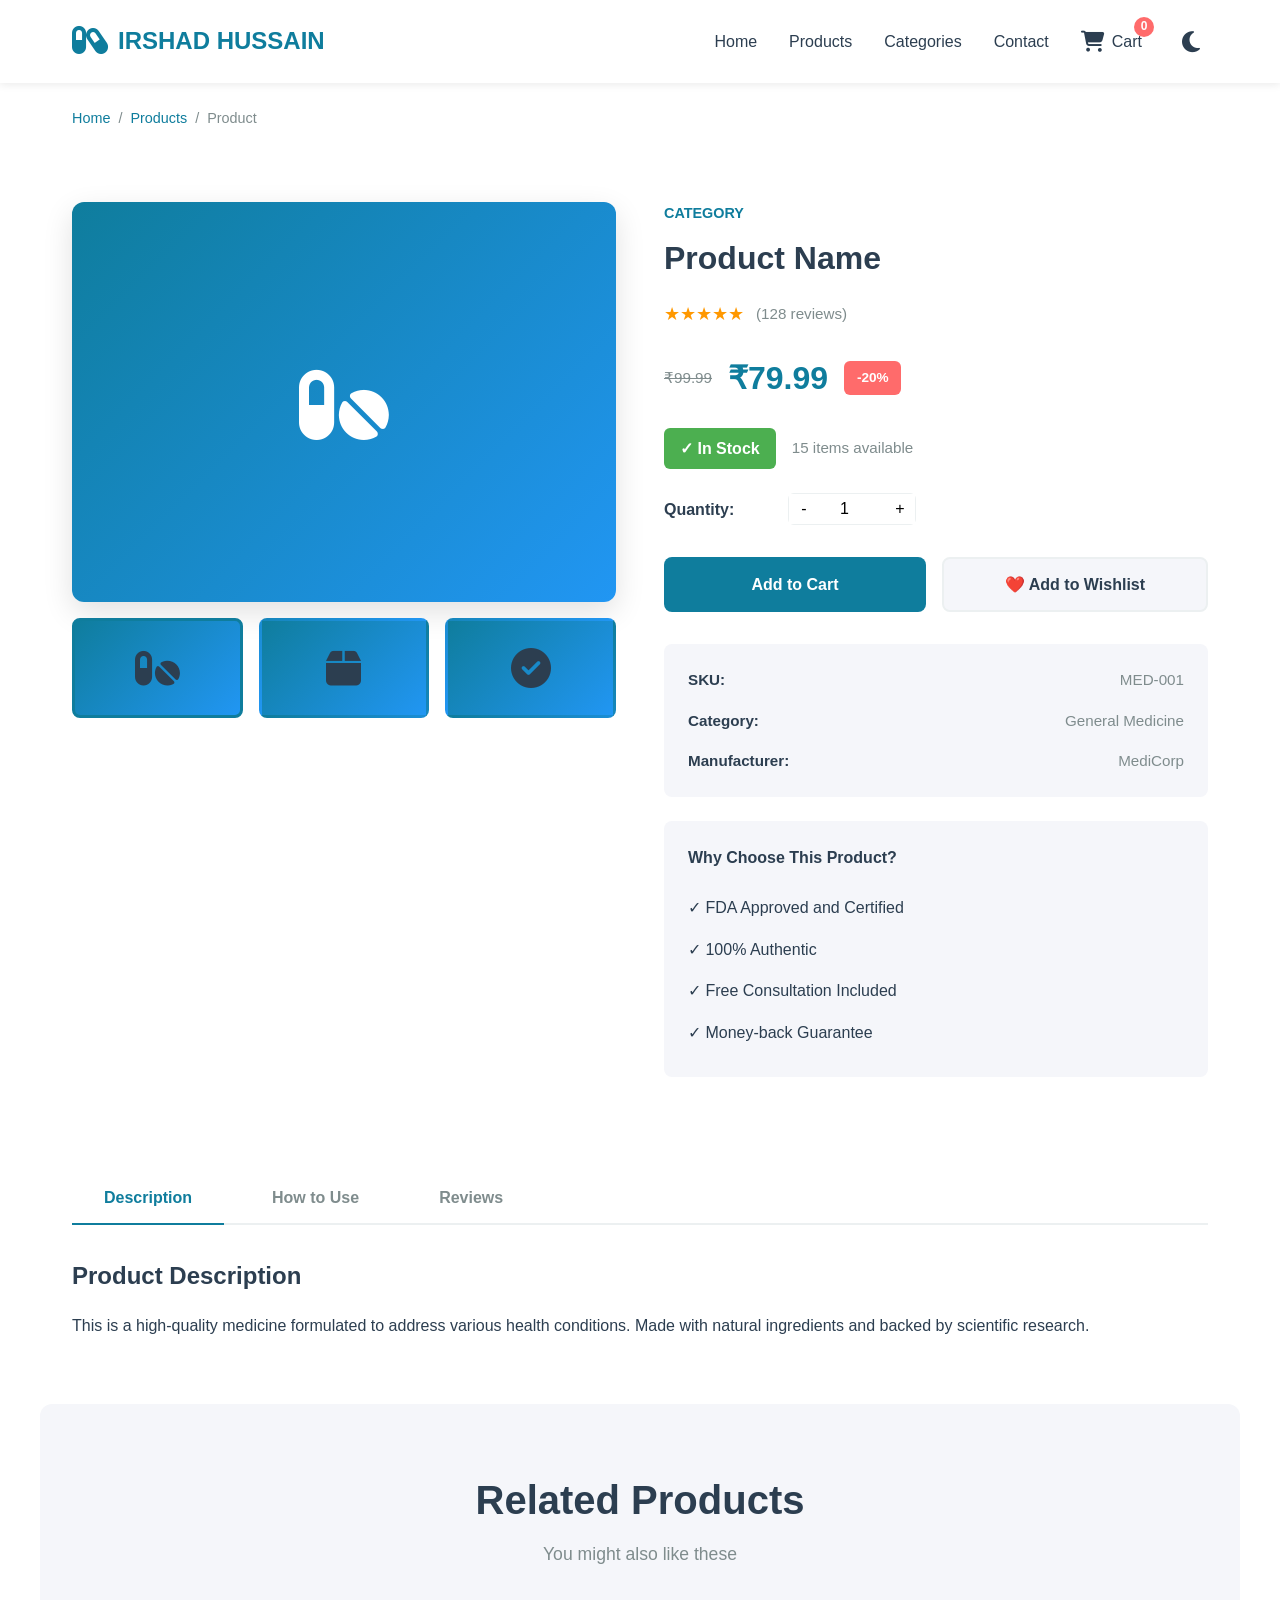
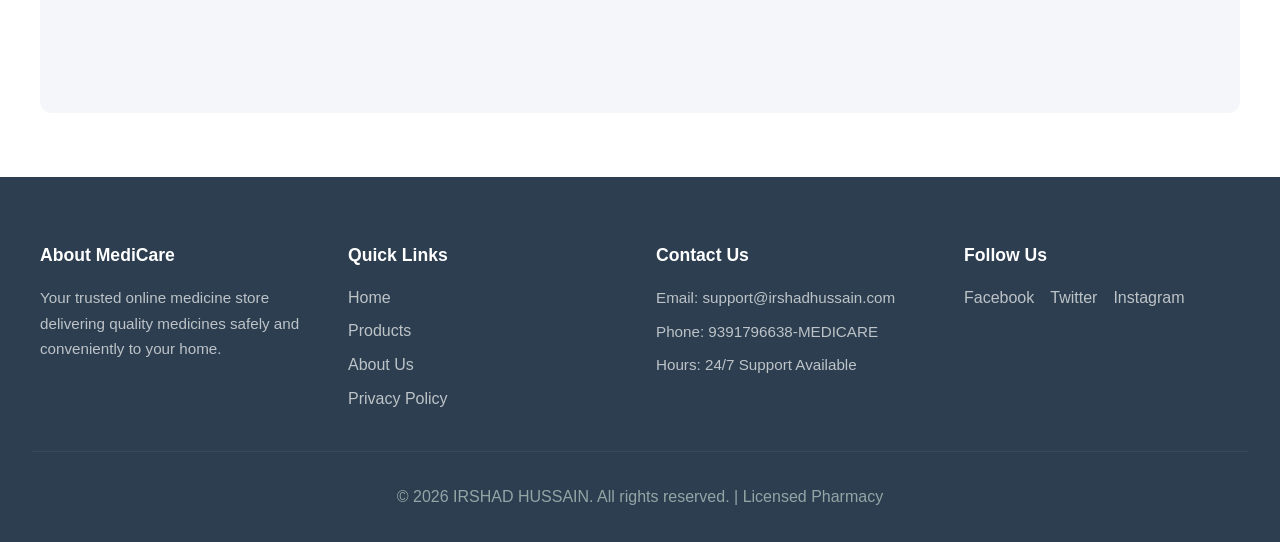
<file: product-detail.html>
<!DOCTYPE html>
<html lang="en">
<head>
    <meta charset="UTF-8">
    <meta name="viewport" content="width=device-width, initial-scale=1.0">
    <title>Product Details - IRSHAD HUSSAIN</title>
    <link rel="stylesheet" href="https://cdnjs.cloudflare.com/ajax/libs/font-awesome/6.5.1/css/all.min.css">
    <link rel="stylesheet" href="styles.css">
    <script>
        (function() {
            var t = localStorage.getItem('theme');
            if (t === 'dark') document.documentElement.setAttribute('data-theme', 'dark');
        })();
    </script>
</head>
<body>
    <!-- Navigation -->
    <nav class="navbar">
        <div class="nav-container">
            <div class="nav-logo">
                <span class="logo-icon"><i class="fas fa-capsules"></i></span>
                <a href="index.html">IRSHAD HUSSAIN</a>
            </div>
            <ul class="nav-menu">
                <li class="nav-item">
                    <a href="index.html" class="nav-link">Home</a>
                </li>
                <li class="nav-item">
                    <a href="products.html" class="nav-link">Products</a>
                </li>
                <li class="nav-item">
                    <a href="index.html#categories" class="nav-link">Categories</a>
                </li>
                <li class="nav-item">
                    <a href="index.html#contact" class="nav-link">Contact</a>
                </li>
                <li class="nav-item">
                    <a href="cart.html" class="nav-link cart-link">
                        <span class="cart-icon"><i class="fas fa-shopping-cart"></i></span>
                        Cart <span class="cart-count">0</span>
                    </a>
                </li>
                <li class="nav-item">
                    <button class="theme-toggle" id="themeToggle" title="Toggle Dark Mode"><i class="fas fa-moon"></i></button>
                </li>
            </ul>
            <div class="hamburger" onclick="toggleMenu()">
                <span></span>
                <span></span>
                <span></span>
            </div>
        </div>
    </nav>

    <!-- Breadcrumb -->
    <section class="breadcrumb">
        <a href="index.html">Home</a>
        <span>/</span>
        <a href="products.html">Products</a>
        <span>/</span>
        <span id="productBreadcrumb">Product</span>
    </section>

    <!-- Product Detail Section -->
    <section class="product-detail">
        <div class="product-detail-container">
            <div class="product-image-section">
                <div class="product-image-large">
                    <div class="image-placeholder" id="mainImage"><i class="fas fa-pills" style="font-size: 5rem; color: #fff;"></i></div>
                </div>
                <div class="product-thumbnails">
                    <div class="thumbnail active" onclick="changeImage(0)"><i class="fas fa-pills"></i></div>
                    <div class="thumbnail" onclick="changeImage(1)"><i class="fas fa-box"></i></div>
                    <div class="thumbnail" onclick="changeImage(2)"><i class="fas fa-circle-check"></i></div>
                </div>
            </div>

            <div class="product-info-section">
                <div class="product-category" id="productCategory">Category</div>
                <h1 id="productName">Product Name</h1>
                
                <div class="product-rating">
                    <div class="stars" id="productRating">★★★★★</div>
                    <span class="review-count">(128 reviews)</span>
                </div>

                <div class="product-price">
                    <span class="original-price" id="originalPrice">₹99.99</span>
                    <span class="current-price" id="currentPrice">₹79.99</span>
                    <span class="discount-badge" id="discountBadge">-20%</span>
                </div>

                <div class="product-availability">
                    <span class="availability-status in-stock">✓ In Stock</span>
                    <span class="stock-count">15 items available</span>
                </div>

                <div class="product-options">
                    <div class="option-group">
                        <label>Quantity:</label>
                        <div class="quantity-selector">
                            <button onclick="decreaseQty()">-</button>
                            <input type="number" id="quantity" value="1" min="1">
                            <button onclick="increaseQty()">+</button>
                        </div>
                    </div>
                </div>

                <div class="product-actions">
                    <button class="btn btn-primary" id="addToCartBtn">Add to Cart</button>
                    <button class="btn btn-secondary">❤️ Add to Wishlist</button>
                </div>

                <div class="product-meta">
                    <div class="meta-item">
                        <strong>SKU:</strong>
                        <span id="productSku">MED-001</span>
                    </div>
                    <div class="meta-item">
                        <strong>Category:</strong>
                        <span id="productCategoryMeta">General Medicine</span>
                    </div>
                    <div class="meta-item">
                        <strong>Manufacturer:</strong>
                        <span id="productManufacturer">MediCorp</span>
                    </div>
                </div>

                <div class="product-highlights">
                    <h4>Why Choose This Product?</h4>
                    <ul>
                        <li>✓ FDA Approved and Certified</li>
                        <li>✓ 100% Authentic</li>
                        <li>✓ Free Consultation Included</li>
                        <li>✓ Money-back Guarantee</li>
                    </ul>
                </div>
            </div>
        </div>
    </section>

    <!-- Product Tabs Section -->
    <section class="product-tabs">
        <div class="tabs-header">
            <button class="tab-button active" onclick="switchTab('description', this)">Description</button>
            <button class="tab-button" onclick="switchTab('usage', this)">How to Use</button>
            <button class="tab-button" onclick="switchTab('reviews', this)">Reviews</button>
        </div>

        <div class="tabs-content">
            <div class="tab-pane active" id="description">
                <h3>Product Description</h3>
                <p id="productDescription">
                    This is a high-quality medicine formulated to address various health conditions. 
                    Made with natural ingredients and backed by scientific research.
                </p>
            </div>

            <div class="tab-pane" id="usage">
                <h3>How to Use</h3>
                <div id="productUsage">
                    <ol>
                        <li>Take 1-2 tablets with water</li>
                        <li>Use twice daily or as directed</li>
                        <li>Do not exceed recommended dosage</li>
                        <li>Consult doctor if symptoms persist</li>
                    </ol>
                </div>
            </div>

            <div class="tab-pane" id="reviews">
                <h3>Customer Reviews</h3>
                <div class="reviews-summary">
                    <div class="rating-stats" id="ratingStats">
                        <div class="stat">
                            <span class="stat-label">Average Rating</span>
                            <span class="stat-value">4.5 ★</span>
                        </div>
                    </div>
                </div>
                <div class="reviews-list">
                    <div class="review-item">
                        <div class="review-header">
                            <strong>John Doe</strong>
                            <span class="review-rating">★★★★★</span>
                        </div>
                        <p class="review-text">Excellent product! Very effective and fast delivery.</p>
                    </div>
                    <div class="review-item">
                        <div class="review-header">
                            <strong>Sarah Smith</strong>
                            <span class="review-rating">★★★★☆</span>
                        </div>
                        <p class="review-text">Good quality, would recommend to friends.</p>
                    </div>
                </div>
            </div>
        </div>
    </section>

    <!-- Related Products -->
    <section class="related-products">
        <div class="section-header">
            <h2>Related Products</h2>
            <p>You might also like these</p>
        </div>
        <div class="products-grid" id="relatedProducts">
            <!-- Related products will be loaded by JavaScript -->
        </div>
    </section>

    <!-- Footer -->
    <footer class="footer">
        <div class="footer-content">
            <div class="footer-section">
                <h4>About MediCare</h4>
                <p>Your trusted online medicine store delivering quality medicines safely and conveniently to your home.</p>
            </div>
            <div class="footer-section">
                <h4>Quick Links</h4>
                <ul>
                    <li><a href="index.html">Home</a></li>
                    <li><a href="products.html">Products</a></li>
                    <li><a href="#">About Us</a></li>
                    <li><a href="#">Privacy Policy</a></li>
                </ul>
            </div>
            <div class="footer-section">
                <h4>Contact Us</h4>
                <p>Email: support@irshadhussain.com</p>
                <p>Phone: 9391796638-MEDICARE</p>
                <p>Hours: 24/7 Support Available</p>
            </div>
            <div class="footer-section">
                <h4>Follow Us</h4>
                <div class="social-links">
                    <a href="#">Facebook</a>
                    <a href="#">Twitter</a>
                    <a href="#">Instagram</a>
                </div>
            </div>
        </div>
        <div class="footer-bottom">
            <p>&copy; 2026 IRSHAD HUSSAIN. All rights reserved. | Licensed Pharmacy</p>
        </div>
    </footer>

    <button id="backToTop" title="Back to Top"><i class="fas fa-arrow-up"></i></button>

    <script src="https://code.jquery.com/jquery-3.7.0.min.js"></script>
    <script src="script.js"></script>
</body>
</html>
</file>
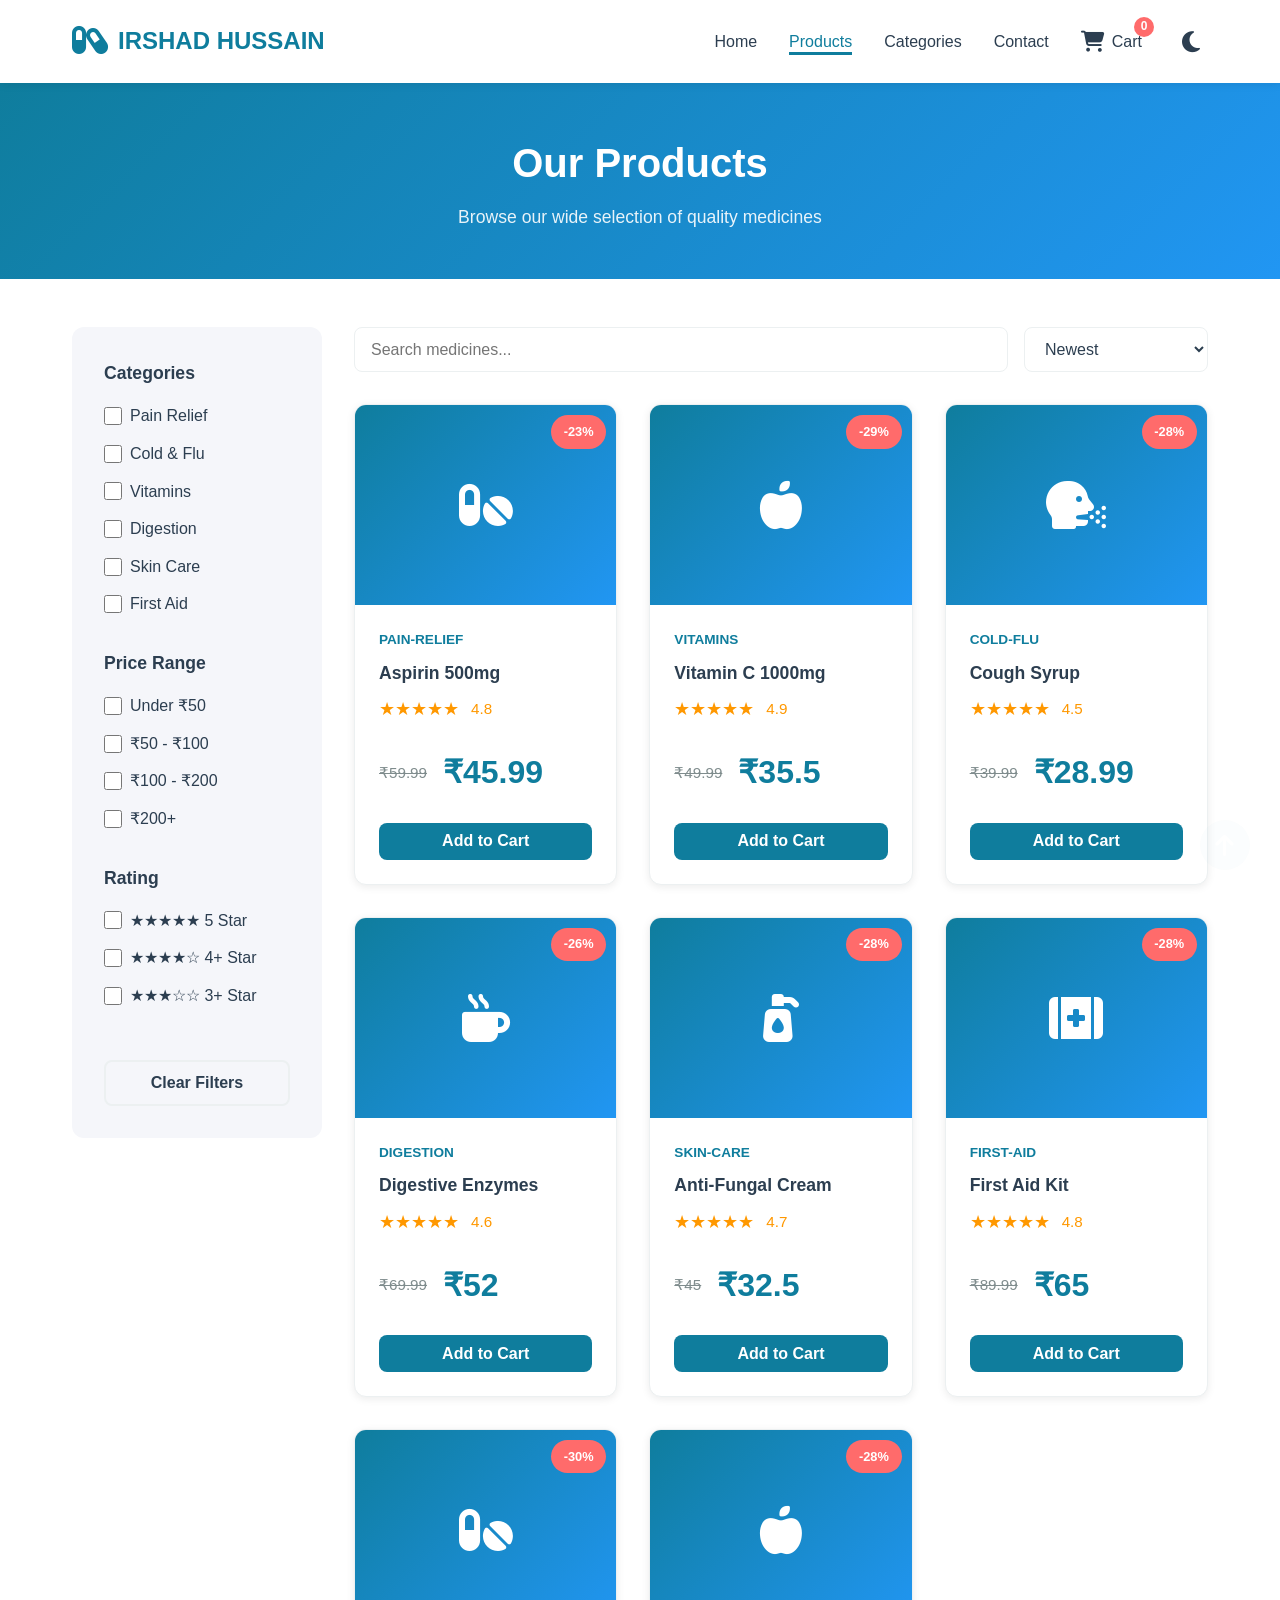
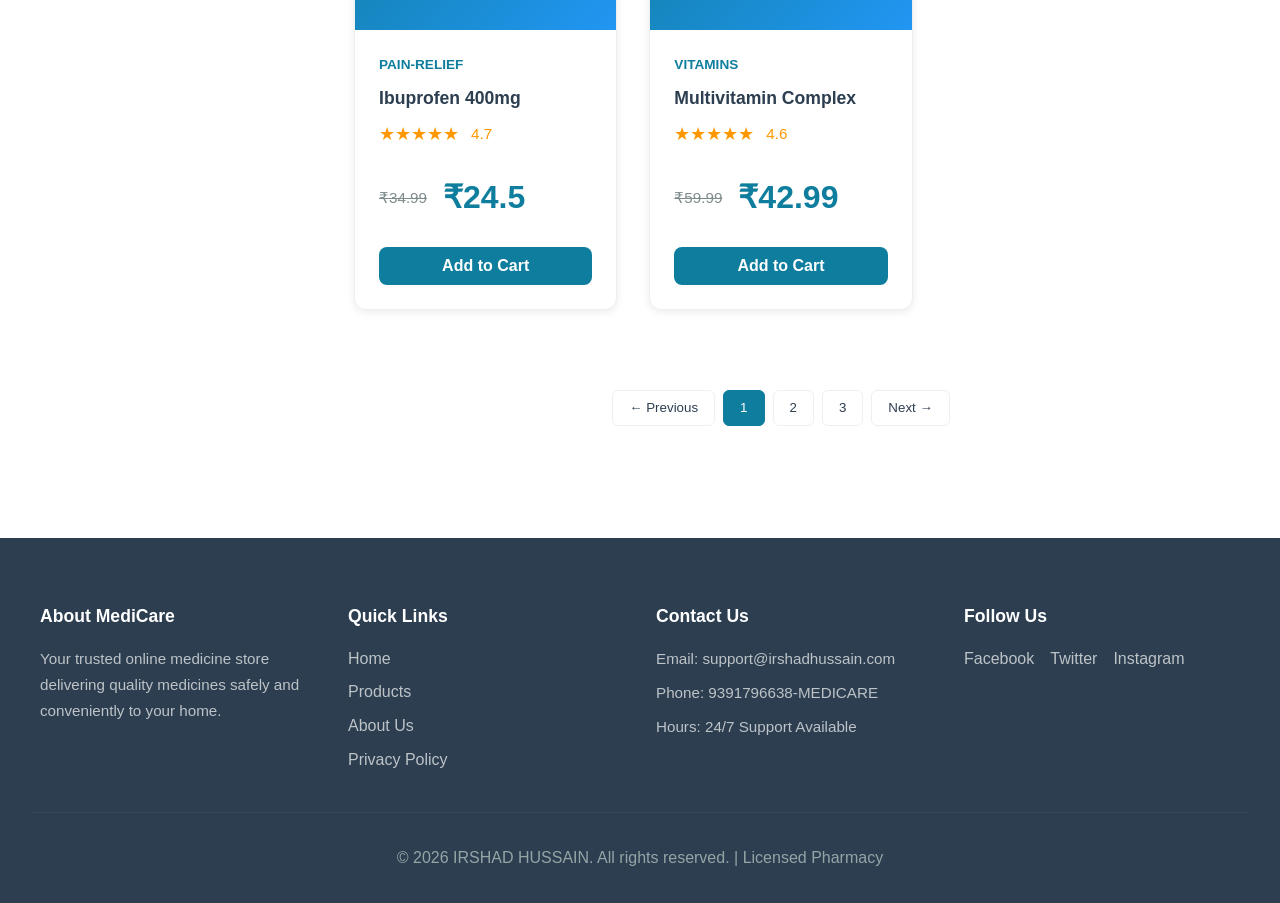
<file: products.html>
<!DOCTYPE html>
<html lang="en">
<head>
    <meta charset="UTF-8">
    <meta name="viewport" content="width=device-width, initial-scale=1.0">
    <title>Products - IRSHAD HUSSAIN</title>
    <link rel="stylesheet" href="https://cdnjs.cloudflare.com/ajax/libs/font-awesome/6.5.1/css/all.min.css">
    <link rel="stylesheet" href="styles.css">
    <script>
        (function() {
            var t = localStorage.getItem('theme');
            if (t === 'dark') document.documentElement.setAttribute('data-theme', 'dark');
        })();
    </script>
</head>
<body>
    <!-- Navigation -->
    <nav class="navbar">
        <div class="nav-container">
            <div class="nav-logo">
                <span class="logo-icon"><i class="fas fa-capsules"></i></span>
                <a href="index.html">IRSHAD HUSSAIN</a>
            </div>
            <ul class="nav-menu">
                <li class="nav-item">
                    <a href="index.html" class="nav-link">Home</a>
                </li>
                <li class="nav-item">
                    <a href="products.html" class="nav-link active">Products</a>
                </li>
                <li class="nav-item">
                    <a href="index.html#categories" class="nav-link">Categories</a>
                </li>
                <li class="nav-item">
                    <a href="index.html#contact" class="nav-link">Contact</a>
                </li>
                <li class="nav-item">
                    <a href="cart.html" class="nav-link cart-link">
                        <span class="cart-icon"><i class="fas fa-shopping-cart"></i></span>
                        Cart <span class="cart-count">0</span>
                    </a>
                </li>
                <li class="nav-item">
                    <button class="theme-toggle" id="themeToggle" title="Toggle Dark Mode"><i class="fas fa-moon"></i></button>
                </li>
            </ul>
            <div class="hamburger" onclick="toggleMenu()">
                <span></span>
                <span></span>
                <span></span>
            </div>
        </div>
    </nav>

    <!-- Products Page Header -->
    <section class="page-header">
        <h1>Our Products</h1>
        <p>Browse our wide selection of quality medicines</p>
    </section>

    <!-- Filters and Products Section -->
    <section class="products-section">
        <div class="products-container">
            <!-- Sidebar Filters -->
            <aside class="filters-sidebar">
                <div class="filter-group">
                    <h3>Categories</h3>
                    <label class="checkbox">
                        <input type="checkbox" value="pain-relief"> Pain Relief
                    </label>
                    <label class="checkbox">
                        <input type="checkbox" value="cold-flu"> Cold & Flu
                    </label>
                    <label class="checkbox">
                        <input type="checkbox" value="vitamins"> Vitamins
                    </label>
                    <label class="checkbox">
                        <input type="checkbox" value="digestion"> Digestion
                    </label>
                    <label class="checkbox">
                        <input type="checkbox" value="skin-care"> Skin Care
                    </label>
                    <label class="checkbox">
                        <input type="checkbox" value="first-aid"> First Aid
                    </label>
                </div>

                <div class="filter-group">
                    <h3>Price Range</h3>
                    <label class="checkbox">
                        <input type="checkbox" value="0-50"> Under ₹50
                    </label>
                    <label class="checkbox">
                        <input type="checkbox" value="50-100"> ₹50 - ₹100
                    </label>
                    <label class="checkbox">
                        <input type="checkbox" value="100-200"> ₹100 - ₹200
                    </label>
                    <label class="checkbox">
                        <input type="checkbox" value="200-plus"> ₹200+
                    </label>
                </div>

                <div class="filter-group">
                    <h3>Rating</h3>
                    <label class="checkbox">
                        <input type="checkbox" value="5"> ★★★★★ 5 Star
                    </label>
                    <label class="checkbox">
                        <input type="checkbox" value="4"> ★★★★☆ 4+ Star
                    </label>
                    <label class="checkbox">
                        <input type="checkbox" value="3"> ★★★☆☆ 3+ Star
                    </label>
                </div>

                <button class="btn btn-secondary" style="width: 100%; margin-top: 20px;">Clear Filters</button>
            </aside>

            <!-- Products Display -->
            <div class="products-main">
                <div class="products-toolbar">
                    <input type="text" class="search-input" placeholder="Search medicines..." id="searchInput">
                    <select class="sort-select" id="sortSelect">
                        <option value="newest">Newest</option>
                        <option value="price-low">Price: Low to High</option>
                        <option value="price-high">Price: High to Low</option>
                        <option value="popular">Most Popular</option>
                    </select>
                </div>

                <div class="products-grid" id="productsGrid">
                    <!-- Products will be loaded by JavaScript -->
                </div>

                <div class="pagination">
                    <button class="page-btn">← Previous</button>
                    <button class="page-btn active">1</button>
                    <button class="page-btn">2</button>
                    <button class="page-btn">3</button>
                    <button class="page-btn">Next →</button>
                </div>
            </div>
        </div>
    </section>

    <!-- Footer -->
    <footer class="footer">
        <div class="footer-content">
            <div class="footer-section">
                <h4>About MediCare</h4>
                <p>Your trusted online medicine store delivering quality medicines safely and conveniently to your home.</p>
            </div>
            <div class="footer-section">
                <h4>Quick Links</h4>
                <ul>
                    <li><a href="index.html">Home</a></li>
                    <li><a href="products.html">Products</a></li>
                    <li><a href="#">About Us</a></li>
                    <li><a href="#">Privacy Policy</a></li>
                </ul>
            </div>
            <div class="footer-section">
                <h4>Contact Us</h4>
                <p>Email: support@irshadhussain.com</p>
                <p>Phone: 9391796638-MEDICARE</p>
                <p>Hours: 24/7 Support Available</p>
            </div>
            <div class="footer-section">
                <h4>Follow Us</h4>
                <div class="social-links">
                    <a href="#">Facebook</a>
                    <a href="#">Twitter</a>
                    <a href="#">Instagram</a>
                </div>
            </div>
        </div>
        <div class="footer-bottom">
            <p>&copy; 2026 IRSHAD HUSSAIN. All rights reserved. | Licensed Pharmacy</p>
        </div>
    </footer>

    <button id="backToTop" title="Back to Top"><i class="fas fa-arrow-up"></i></button>

    <script src="https://code.jquery.com/jquery-3.7.0.min.js"></script>
    <script src="script.js"></script>
</body>
</html>
</file>
<file: styles.css>
/* ========== Global Styles ========== */
* {
    margin: 0;
    padding: 0;
    box-sizing: border-box;
}

:root {
    --primary-color: #0f7d9d;
    --secondary-color: #2196f3;
    --accent-color: #ff6b6b;
    --success-color: #4caf50;
    --warning-color: #ff9800;
    --danger-color: #f44336;
    --light-bg: #f5f6fa;
    --white: #ffffff;
    --text-dark: #2c3e50;
    --text-light: #7f8c8d;
    --border-color: #ecf0f1;
    --shadow: 0 2px 8px rgba(0, 0, 0, 0.08);
    --shadow-lg: 0 10px 30px rgba(0, 0, 0, 0.12);
    --transition: all 0.3s ease;
}

[data-theme="dark"] {
    --light-bg: #1a1a2e;
    --white: #16213e;
    --text-dark: #e0e0e0;
    --text-light: #a0a0a0;
    --border-color: #2a2a4a;
    --shadow: 0 2px 8px rgba(0, 0, 0, 0.5);
    --shadow-lg: 0 10px 30px rgba(0, 0, 0, 0.7);
}

[data-theme="dark"] .page-header,
[data-theme="dark"] .newsletter {
    color: #ffffff;
}

[data-theme="dark"] .page-header h1,
[data-theme="dark"] .page-header p,
[data-theme="dark"] .newsletter-content h2,
[data-theme="dark"] .newsletter-content p {
    color: #ffffff;
}

[data-theme="dark"] .footer {
    background-color: #0a0a1a;
}

[data-theme="dark"] .footer-section h4 {
    color: #ffffff;
}

[data-theme="dark"] .cart-count {
    color: #ffffff;
}

[data-theme="dark"] .search-input,
[data-theme="dark"] .sort-select,
[data-theme="dark"] .promo-code input,
[data-theme="dark"] .newsletter-form input,
[data-theme="dark"] .quantity-selector input {
    background-color: #1a1a2e;
    color: #e0e0e0;
    border-color: #2a2a4a;
}

[data-theme="dark"] .quantity-selector button {
    background-color: #1a1a2e;
    color: #e0e0e0;
}

html {
    scroll-behavior: smooth;
}

body {
    font-family: 'Segoe UI', Tahoma, Geneva, Verdana, sans-serif;
    color: var(--text-dark);
    background-color: var(--white);
    line-height: 1.6;
}

/* ========== Navigation ========== */
.navbar {
    background-color: var(--white);
    box-shadow: var(--shadow);
    position: sticky;
    top: 0;
    z-index: 1000;
}

.nav-container {
    max-width: 1200px;
    margin: 0 auto;
    padding: 1rem 2rem;
    display: flex;
    justify-content: space-between;
    align-items: center;
}

.nav-logo {
    display: flex;
    align-items: center;
    gap: 10px;
    font-size: 1.5rem;
    font-weight: 700;
    color: var(--primary-color);
    text-decoration: none;
}

.nav-logo a {
    color: var(--primary-color);
    text-decoration: none;
}

.logo-icon {
    font-size: 2rem;
}

.nav-menu {
    display: flex;
    list-style: none;
    gap: 2rem;
    align-items: center;
}

.nav-link {
    color: var(--text-dark);
    text-decoration: none;
    font-weight: 500;
    transition: var(--transition);
    position: relative;
}

.nav-link:hover,
.nav-link.active {
    color: var(--primary-color);
}

.nav-link.active::after {
    content: '';
    position: absolute;
    bottom: -5px;
    left: 0;
    width: 100%;
    height: 3px;
    background-color: var(--primary-color);
}

.cart-link {
    display: flex;
    align-items: center;
    gap: 8px;
    position: relative;
}

.cart-icon {
    font-size: 1.3rem;
}

.cart-count {
    position: absolute;
    top: -8px;
    right: -12px;
    background-color: var(--accent-color);
    color: var(--white);
    border-radius: 50%;
    width: 20px;
    height: 20px;
    display: flex;
    align-items: center;
    justify-content: center;
    font-size: 0.75rem;
    font-weight: 700;
}

.hamburger {
    display: none;
    flex-direction: column;
    cursor: pointer;
    gap: 5px;
}

.hamburger span {
    width: 25px;
    height: 3px;
    background-color: var(--text-dark);
    border-radius: 2px;
    transition: var(--transition);
}

/* ========== Buttons ========== */
.btn {
    padding: 0.75rem 1.5rem;
    border: none;
    border-radius: 8px;
    font-size: 1rem;
    font-weight: 600;
    cursor: pointer;
    transition: var(--transition);
    text-decoration: none;
    display: inline-block;
    text-align: center;
}

.btn-primary {
    background-color: var(--primary-color);
    color: var(--white);
}

.btn-primary:hover {
    background-color: #0a5a75;
    transform: translateY(-2px);
    box-shadow: var(--shadow-lg);
}

.btn-secondary {
    background-color: var(--light-bg);
    color: var(--text-dark);
    border: 2px solid var(--border-color);
}

.btn-secondary:hover {
    background-color: var(--border-color);
    transform: translateY(-2px);
}

/* ========== Hero Section ========== */
.hero {
    display: grid;
    grid-template-columns: 1fr 1fr;
    align-items: center;
    gap: 4rem;
    padding: 4rem 2rem;
    max-width: 1200px;
    margin: 0 auto;
    min-height: 500px;
}

.hero-content h1 {
    font-size: 3rem;
    color: var(--text-dark);
    margin-bottom: 1rem;
    line-height: 1.2;
}

.hero-content p {
    font-size: 1.1rem;
    color: var(--text-light);
    margin-bottom: 2rem;
}

.hero-buttons {
    display: flex;
    gap: 1rem;
    flex-wrap: wrap;
}

.hero-image {
    display: flex;
    justify-content: center;
    align-items: center;
}

.hero-circle {
    width: 350px;
    height: 350px;
    background: linear-gradient(135deg, var(--primary-color) 0%, var(--secondary-color) 100%);
    border-radius: 50%;
    display: flex;
    align-items: center;
    justify-content: center;
    font-size: 120px;
    box-shadow: var(--shadow-lg);
}

/* ========== Features Section ========== */
.features {
    display: grid;
    grid-template-columns: repeat(auto-fit, minmax(250px, 1fr));
    gap: 2rem;
    padding: 4rem 2rem;
    max-width: 1200px;
    margin: 0 auto;
}

.feature-card {
    text-align: center;
    padding: 2rem;
    background-color: var(--light-bg);
    border-radius: 12px;
    transition: var(--transition);
}

.feature-card:hover {
    transform: translateY(-5px);
    box-shadow: var(--shadow-lg);
    background-color: var(--white);
}

.feature-icon {
    font-size: 3rem;
    margin-bottom: 1rem;
}

.feature-card h3 {
    font-size: 1.3rem;
    margin-bottom: 0.5rem;
    color: var(--text-dark);
}

.feature-card p {
    color: var(--text-light);
}

/* ========== Section Header ========== */
.section-header {
    text-align: center;
    margin-bottom: 3rem;
}

.section-header h2 {
    font-size: 2.5rem;
    color: var(--text-dark);
    margin-bottom: 0.5rem;
}

.section-header p {
    font-size: 1.1rem;
    color: var(--text-light);
}

/* ========== Categories Section ========== */
.categories {
    padding: 4rem 2rem;
    background-color: var(--light-bg);
    max-width: 1200px;
    margin: 0 auto;
}

.categories-grid {
    display: grid;
    grid-template-columns: repeat(auto-fit, minmax(150px, 1fr));
    gap: 2rem;
}

.category-card {
    background-color: var(--white);
    padding: 2rem;
    border-radius: 12px;
    text-align: center;
    cursor: pointer;
    transition: var(--transition);
    box-shadow: var(--shadow);
}

.category-card:hover {
    transform: translateY(-5px);
    box-shadow: var(--shadow-lg);
    background-color: var(--primary-color);
    color: var(--white);
}

.category-icon {
    font-size: 3rem;
    margin-bottom: 1rem;
}

.category-card h3 {
    font-size: 1.1rem;
    margin-bottom: 0.5rem;
}

.category-card p {
    font-size: 0.9rem;
    color: var(--text-light);
}

.category-card:hover p {
    color: var(--white);
}

/* ========== Featured Products ========== */
.featured-products {
    padding: 4rem 2rem;
    max-width: 1200px;
    margin: 0 auto;
}

.products-grid {
    display: grid;
    grid-template-columns: repeat(auto-fill, minmax(220px, 1fr));
    gap: 2rem;
    margin-bottom: 2rem;
}

.product-card {
    background-color: var(--white);
    border-radius: 12px;
    overflow: hidden;
    transition: var(--transition);
    box-shadow: var(--shadow);
    border: 1px solid var(--border-color);
}

.product-card:hover {
    transform: translateY(-8px);
    box-shadow: var(--shadow-lg);
}

.product-image {
    width: 100%;
    height: 200px;
    background: linear-gradient(135deg, var(--primary-color) 0%, var(--secondary-color) 100%);
    display: flex;
    align-items: center;
    justify-content: center;
    font-size: 4rem;
    position: relative;
}

.product-badge {
    position: absolute;
    top: 10px;
    right: 10px;
    background-color: var(--accent-color);
    color: var(--white);
    padding: 0.4rem 0.8rem;
    border-radius: 20px;
    font-size: 0.8rem;
    font-weight: 600;
}

.product-info {
    padding: 1.5rem;
}

.product-category-tag {
    color: var(--primary-color);
    font-size: 0.85rem;
    font-weight: 600;
    text-transform: uppercase;
    margin-bottom: 0.5rem;
}

.product-name {
    font-size: 1.1rem;
    font-weight: 600;
    margin-bottom: 0.5rem;
    color: var(--text-dark);
}

.product-rating {
    color: var(--warning-color);
    font-size: 0.9rem;
    margin-bottom: 1rem;
}

.product-price {
    display: flex;
    gap: 1rem;
    align-items: center;
    margin-bottom: 1rem;
}

.current-price {
    font-size: 1.5rem;
    font-weight: 700;
    color: var(--primary-color);
}

.original-price {
    color: var(--text-light);
    text-decoration: line-through;
    font-size: 0.95rem;
}

.discount-badge {
    background-color: var(--accent-color);
    color: var(--white);
    padding: 0.3rem 0.6rem;
    border-radius: 4px;
    font-size: 0.85rem;
    font-weight: 600;
}

.product-card .btn {
    width: 100%;
    padding: 0.6rem;
}

.view-all {
    text-align: center;
    margin-top: 2rem;
}

/* ========== Newsletter Section ========== */
.newsletter {
    background: linear-gradient(135deg, var(--primary-color) 0%, var(--secondary-color) 100%);
    color: var(--white);
    padding: 4rem 2rem;
    margin: 4rem 0;
}

.newsletter-content {
    max-width: 600px;
    margin: 0 auto;
    text-align: center;
}

.newsletter-content h2 {
    font-size: 2.5rem;
    margin-bottom: 1rem;
}

.newsletter-content p {
    font-size: 1.1rem;
    margin-bottom: 2rem;
}

.newsletter-form {
    display: flex;
    gap: 0.5rem;
}

.newsletter-form input {
    flex: 1;
    padding: 0.75rem 1.5rem;
    border: none;
    border-radius: 8px;
    font-size: 1rem;
}

.newsletter-form button {
    padding: 0.75rem 2rem;
}

/* ========== Page Header ========== */
.page-header {
    background: linear-gradient(135deg, var(--primary-color) 0%, var(--secondary-color) 100%);
    color: var(--white);
    padding: 3rem 2rem;
    text-align: center;
}

.page-header h1 {
    font-size: 2.5rem;
    margin-bottom: 0.5rem;
}

.page-header p {
    font-size: 1.1rem;
    opacity: 0.9;
}

/* ========== Products Page ========== */
.products-section {
    max-width: 1200px;
    margin: 0 auto;
    padding: 3rem 2rem;
}

.products-container {
    display: grid;
    grid-template-columns: 250px 1fr;
    gap: 2rem;
}

.filters-sidebar {
    background-color: var(--light-bg);
    padding: 2rem;
    border-radius: 12px;
    height: fit-content;
    position: sticky;
    top: 100px;
}

.filter-group {
    margin-bottom: 2rem;
}

.filter-group h3 {
    font-size: 1.1rem;
    margin-bottom: 1rem;
    color: var(--text-dark);
}

.checkbox {
    display: flex;
    align-items: center;
    gap: 0.5rem;
    margin-bottom: 0.75rem;
    cursor: pointer;
    color: var(--text-dark);
}

.checkbox input[type="checkbox"] {
    cursor: pointer;
    width: 18px;
    height: 18px;
}

/* ========== Products Main ========== */
.products-main {
    display: flex;
    flex-direction: column;
}

.products-toolbar {
    display: flex;
    gap: 1rem;
    margin-bottom: 2rem;
    flex-wrap: wrap;
}

.search-input {
    flex: 1;
    padding: 0.75rem 1rem;
    border: 1px solid var(--border-color);
    border-radius: 8px;
    font-size: 1rem;
    min-width: 200px;
}

.search-input:focus {
    outline: none;
    border-color: var(--primary-color);
    box-shadow: 0 0 0 3px rgba(15, 125, 157, 0.1);
}

.sort-select {
    padding: 0.75rem 1rem;
    border: 1px solid var(--border-color);
    border-radius: 8px;
    background-color: var(--white);
    cursor: pointer;
    font-size: 1rem;
    color: var(--text-dark);
}

.pagination {
    display: flex;
    justify-content: center;
    gap: 0.5rem;
    margin-top: 3rem;
}

.page-btn {
    padding: 0.6rem 1rem;
    border: 1px solid var(--border-color);
    background-color: var(--white);
    cursor: pointer;
    border-radius: 6px;
    transition: var(--transition);
    color: var(--text-dark);
}

.page-btn:hover,
.page-btn.active {
    background-color: var(--primary-color);
    color: var(--white);
    border-color: var(--primary-color);
}

/* ========== Cart Page ========== */
.cart-section {
    max-width: 1200px;
    margin: 0 auto;
    padding: 3rem 2rem;
}

.cart-container {
    display: grid;
    grid-template-columns: 1fr 350px;
    gap: 2rem;
}

.cart-items h2 {
    font-size: 1.8rem;
    margin-bottom: 1.5rem;
    color: var(--text-dark);
}

.cart-item {
    display: grid;
    grid-template-columns: 120px 1fr auto;
    gap: 1.5rem;
    padding: 1.5rem;
    background-color: var(--light-bg);
    border-radius: 8px;
    margin-bottom: 1rem;
    align-items: center;
}

.cart-item-image {
    width: 120px;
    height: 120px;
    background: linear-gradient(135deg, var(--primary-color) 0%, var(--secondary-color) 100%);
    border-radius: 8px;
    display: flex;
    align-items: center;
    justify-content: center;
    font-size: 3rem;
}

.cart-item-info h3 {
    font-size: 1.1rem;
    margin-bottom: 0.5rem;
    color: var(--text-dark);
}

.cart-item-info p {
    color: var(--text-light);
    font-size: 0.9rem;
    margin-bottom: 0.5rem;
}

.cart-item-details {
    display: flex;
    gap: 1.5rem;
    font-size: 0.95rem;
}

.cart-item-details span {
    color: var(--text-dark);
    font-weight: 500;
}

.cart-item-actions {
    display: flex;
    flex-direction: column;
    gap: 0.5rem;
    text-align: right;
}

.quantity-selector {
    display: flex;
    gap: 0.5rem;
    align-items: center;
    border: 1px solid var(--border-color);
    border-radius: 6px;
    width: fit-content;
}

.quantity-selector button {
    width: 30px;
    height: 30px;
    border: none;
    background-color: var(--white);
    cursor: pointer;
    font-size: 1rem;
    transition: var(--transition);
}

.quantity-selector button:hover {
    background-color: var(--light-bg);
}

.quantity-selector input {
    width: 50px;
    border: none;
    text-align: center;
    font-size: 1rem;
}

.remove-btn {
    padding: 0.5rem 1rem;
    background-color: var(--accent-color);
    color: var(--white);
    border: none;
    border-radius: 6px;
    cursor: pointer;
    font-size: 0.85rem;
    transition: var(--transition);
}

.remove-btn:hover {
    background-color: #d32f2f;
}

.empty-cart {
    text-align: center;
    padding: 4rem 2rem;
    background-color: var(--light-bg);
    border-radius: 12px;
}

.empty-icon {
    font-size: 5rem;
    margin-bottom: 1rem;
}

.empty-cart h3 {
    font-size: 1.5rem;
    margin-bottom: 0.5rem;
    color: var(--text-dark);
}

.empty-cart p {
    color: var(--text-light);
    margin-bottom: 2rem;
}

/* ========== Cart Summary ========== */
.cart-summary {
    display: flex;
    flex-direction: column;
    gap: 1.5rem;
}

.summary-card {
    background-color: var(--white);
    border: 1px solid var(--border-color);
    border-radius: 12px;
    padding: 2rem;
}

.summary-card h3 {
    font-size: 1.3rem;
    margin-bottom: 1.5rem;
    color: var(--text-dark);
}

.summary-row {
    display: flex;
    justify-content: space-between;
    margin-bottom: 1rem;
    color: var(--text-dark);
}

.summary-row.summary-total {
    font-size: 1.3rem;
    font-weight: 700;
    color: var(--primary-color);
}

.promo-code {
    display: flex;
    gap: 0.5rem;
    margin: 1.5rem 0;
}

.promo-code input {
    flex: 1;
    padding: 0.75rem;
    border: 1px solid var(--border-color);
    border-radius: 6px;
    font-size: 0.9rem;
}

.promo-code button {
    padding: 0.75rem 1rem;
}

.summary-card .btn {
    width: 100%;
    margin-bottom: 0.75rem;
}

.info-card {
    background-color: var(--light-bg);
    border-radius: 12px;
    padding: 1.5rem;
}

.info-card h4 {
    font-size: 1rem;
    margin-bottom: 0.75rem;
    color: var(--text-dark);
}

.info-card p {
    color: var(--text-light);
    font-size: 0.9rem;
}

/* ========== Product Detail ========== */
.breadcrumb {
    max-width: 1200px;
    margin: 0 auto;
    padding: 1.5rem 2rem;
    display: flex;
    gap: 0.5rem;
    align-items: center;
    font-size: 0.9rem;
    color: var(--text-light);
}

.breadcrumb a {
    color: var(--primary-color);
    text-decoration: none;
}

.product-detail {
    max-width: 1200px;
    margin: 0 auto;
    padding: 3rem 2rem;
}

.product-detail-container {
    display: grid;
    grid-template-columns: 1fr 1fr;
    gap: 3rem;
}

.product-image-section {
    display: flex;
    flex-direction: column;
    gap: 1rem;
}

.product-image-large {
    width: 100%;
    height: 400px;
    background: linear-gradient(135deg, var(--primary-color) 0%, var(--secondary-color) 100%);
    border-radius: 12px;
    display: flex;
    align-items: center;
    justify-content: center;
    font-size: 5rem;
    box-shadow: var(--shadow-lg);
}

.image-placeholder {
    font-size: 6rem;
}

.product-thumbnails {
    display: grid;
    grid-template-columns: repeat(3, 1fr);
    gap: 1rem;
}

.thumbnail {
    width: 100%;
    height: 100px;
    background: linear-gradient(135deg, var(--primary-color) 0%, var(--secondary-color) 100%);
    border-radius: 8px;
    display: flex;
    align-items: center;
    justify-content: center;
    font-size: 2.5rem;
    cursor: pointer;
    border: 3px solid transparent;
    transition: var(--transition);
}

.thumbnail.active,
.thumbnail:hover {
    border-color: var(--primary-color);
}

/* ========== Product Info Section ========== */
.product-category {
    color: var(--primary-color);
    font-size: 0.9rem;
    font-weight: 600;
    text-transform: uppercase;
    margin-bottom: 0.5rem;
}

.product-info-section h1 {
    font-size: 2rem;
    color: var(--text-dark);
    margin-bottom: 1rem;
}

.product-rating {
    display: flex;
    align-items: center;
    gap: 0.75rem;
    margin-bottom: 1.5rem;
    font-size: 0.95rem;
}

.stars {
    color: var(--warning-color);
    font-size: 1.1rem;
}

.review-count {
    color: var(--text-light);
}

.product-price {
    display: flex;
    align-items: center;
    gap: 1rem;
    margin-bottom: 1.5rem;
}

.original-price {
    text-decoration: line-through;
    color: var(--text-light);
}

.current-price {
    font-size: 2rem;
    font-weight: 700;
    color: var(--primary-color);
}

.discount-badge {
    background-color: var(--accent-color);
    color: var(--white);
    padding: 0.4rem 0.8rem;
    border-radius: 6px;
    font-weight: 600;
}

.product-availability {
    display: flex;
    gap: 1rem;
    align-items: center;
    margin-bottom: 1.5rem;
}

.availability-status {
    padding: 0.5rem 1rem;
    border-radius: 6px;
    font-weight: 600;
}

.availability-status.in-stock {
    background-color: var(--success-color);
    color: var(--white);
}

.stock-count {
    color: var(--text-light);
    font-size: 0.95rem;
}

.product-options {
    margin-bottom: 2rem;
}

.option-group {
    display: flex;
    align-items: center;
    gap: 1.5rem;
    margin-bottom: 1rem;
}

.option-group label {
    font-weight: 600;
    color: var(--text-dark);
    min-width: 100px;
}

.quantity-selector {
    display: flex;
    gap: 0.5rem;
    align-items: center;
}

.product-actions {
    display: flex;
    gap: 1rem;
    margin-bottom: 2rem;
}

.product-actions .btn {
    flex: 1;
    padding: 1rem;
}

.product-meta {
    background-color: var(--light-bg);
    padding: 1.5rem;
    border-radius: 8px;
    margin-bottom: 1.5rem;
}

.meta-item {
    display: flex;
    justify-content: space-between;
    margin-bottom: 1rem;
    font-size: 0.95rem;
}

.meta-item:last-child {
    margin-bottom: 0;
}

.meta-item strong {
    color: var(--text-dark);
}

.meta-item span {
    color: var(--text-light);
}

.product-highlights {
    background-color: var(--light-bg);
    padding: 1.5rem;
    border-radius: 8px;
}

.product-highlights h4 {
    font-size: 1rem;
    margin-bottom: 1rem;
    color: var(--text-dark);
}

.product-highlights ul {
    list-style: none;
}

.product-highlights li {
    padding: 0.5rem 0;
    color: var(--text-dark);
}

/* ========== Product Tabs ========== */
.product-tabs {
    max-width: 1200px;
    margin: 0 auto;
    padding: 3rem 2rem;
}

.tabs-header {
    display: flex;
    gap: 1rem;
    border-bottom: 2px solid var(--border-color);
    margin-bottom: 2rem;
}

.tab-button {
    padding: 1rem 2rem;
    background-color: transparent;
    border: none;
    cursor: pointer;
    font-size: 1rem;
    font-weight: 600;
    color: var(--text-light);
    position: relative;
    transition: var(--transition);
}

.tab-button.active {
    color: var(--primary-color);
}

.tab-button.active::after {
    content: '';
    position: absolute;
    bottom: -2px;
    left: 0;
    width: 100%;
    height: 2px;
    background-color: var(--primary-color);
}

.tab-pane {
    display: none;
}

.tab-pane.active {
    display: block;
}

.tab-pane h3 {
    font-size: 1.5rem;
    margin-bottom: 1rem;
    color: var(--text-dark);
}

.tab-pane p {
    color: var(--text-dark);
    line-height: 1.8;
    margin-bottom: 1rem;
}

.tab-pane ol {
    margin-left: 1.5rem;
    color: var(--text-dark);
}

.tab-pane li {
    margin-bottom: 0.75rem;
}

.reviews-summary {
    background-color: var(--light-bg);
    padding: 2rem;
    border-radius: 8px;
    margin-bottom: 2rem;
}

.rating-stats {
    display: flex;
    gap: 2rem;
}

.stat {
    display: flex;
    flex-direction: column;
    gap: 0.5rem;
}

.stat-label {
    color: var(--text-light);
    font-size: 0.9rem;
}

.stat-value {
    color: var(--primary-color);
    font-size: 1.5rem;
    font-weight: 700;
}

.reviews-list {
    display: flex;
    flex-direction: column;
    gap: 1.5rem;
}

.review-item {
    padding: 1.5rem;
    border: 1px solid var(--border-color);
    border-radius: 8px;
}

.review-header {
    display: flex;
    justify-content: space-between;
    align-items: center;
    margin-bottom: 1rem;
}

.review-header strong {
    color: var(--text-dark);
}

.review-rating {
    color: var(--warning-color);
}

.review-text {
    color: var(--text-dark);
}

/* ========== Related Products ========== */
.related-products {
    padding: 4rem 2rem;
    max-width: 1200px;
    margin: 0 auto;
    background-color: var(--light-bg);
    border-radius: 12px;
}

/* ========== Footer ========== */
.footer {
    background-color: var(--text-dark);
    color: var(--white);
    padding: 4rem 2rem 2rem;
    margin-top: 4rem;
}

.footer-content {
    max-width: 1200px;
    margin: 0 auto;
    display: grid;
    grid-template-columns: repeat(auto-fit, minmax(250px, 1fr));
    gap: 2rem;
    margin-bottom: 2rem;
}

.footer-section h4 {
    font-size: 1.1rem;
    margin-bottom: 1rem;
    color: var(--white);
}

.footer-section p {
    color: #bdc3c7;
    font-size: 0.95rem;
    line-height: 1.7;
    margin-bottom: 0.5rem;
}

.footer-section ul {
    list-style: none;
}

.footer-section ul li {
    margin-bottom: 0.5rem;
}

.footer-section ul li a {
    color: #bdc3c7;
    text-decoration: none;
    transition: var(--transition);
}

.footer-section ul li a:hover {
    color: var(--white);
}

.social-links {
    display: flex;
    gap: 1rem;
}

.social-links a {
    color: #bdc3c7;
    text-decoration: none;
    transition: var(--transition);
}

.social-links a:hover {
    color: var(--primary-color);
}

.footer-bottom {
    text-align: center;
    padding-top: 2rem;
    border-top: 1px solid #34495e;
    color: #95a5a6;
}

/* ========== Toast & Highlight (global) ========== */
.toast-notification {
    border-radius: 12px;
    box-shadow: 0 12px 24px rgba(0, 0, 0, 0.16);
    font-weight: 600;
}

.product-card.highlight {
    animation: highlightPulse 0.35s ease-in-out;
    border-color: #1abc9c;
    box-shadow: 0 16px 30px rgba(26, 188, 156, 0.25);
}

@keyframes highlightPulse {
    0% {
        transform: scale(1);
    }

    50% {
        transform: scale(1.02);
    }

    100% {
        transform: scale(1);
    }
}

/* ========== Responsive: 768px ========== */
@media (max-width: 768px) {
    .hamburger {
        display: flex;
    }

    .nav-menu {
        display: none;
        flex-direction: column;
        position: absolute;
        top: 70px;
        left: 0;
        width: 100%;
        background-color: var(--white);
        padding: 2rem;
        box-shadow: var(--shadow);
        z-index: 1000;
    }

    .hero {
        grid-template-columns: 1fr;
        padding: 2rem 1rem;
        gap: 2rem;
        min-height: auto;
    }

    .hero-content h1 {
        font-size: 2rem;
    }

    .hero-circle {
        width: 250px;
        height: 250px;
        font-size: 80px;
    }

    .categories-grid {
        grid-template-columns: repeat(2, 1fr);
    }

    .products-grid {
        grid-template-columns: repeat(auto-fill, minmax(180px, 1fr));
        gap: 1.5rem;
    }

    .products-container {
        grid-template-columns: 1fr;
    }

    .filters-sidebar {
        position: static;
    }

    .cart-container {
        grid-template-columns: 1fr;
    }

    .product-detail-container {
        grid-template-columns: 1fr;
        gap: 1.5rem;
    }

    .cart-item {
        grid-template-columns: 80px 1fr;
        gap: 1rem;
    }

    .cart-item-image {
        width: 80px;
        height: 80px;
        font-size: 2rem;
    }

    .newsletter-form {
        flex-direction: column;
    }

    .page-header h1 {
        font-size: 2rem;
    }
}

/* ========== Responsive: 480px ========== */
@media (max-width: 480px) {
    .nav-logo a {
        font-size: 1.1rem;
    }

    .hero-content h1 {
        font-size: 1.5rem;
    }

    .hero-content p {
        font-size: 0.95rem;
    }

    .hero-buttons {
        flex-direction: column;
    }

    .hero-circle {
        width: 200px;
        height: 200px;
        font-size: 60px;
    }

    .categories-grid {
        grid-template-columns: 1fr;
    }

    .products-grid {
        grid-template-columns: 1fr;
    }

    .section-header h2 {
        font-size: 1.8rem;
    }

    .product-actions {
        flex-direction: column;
    }

    .product-actions .btn {
        width: 100%;
    }

    .tabs-header {
        flex-wrap: wrap;
        gap: 0.5rem;
    }

    .tab-button {
        padding: 0.75rem 1rem;
        font-size: 0.9rem;
    }
}

/* ========== Theme Toggle & Back To Top ========== */
.theme-toggle {
    background: none;
    border: none;
    font-size: 1.5rem;
    cursor: pointer;
    color: var(--text-dark);
    display: flex;
    align-items: center;
    justify-content: center;
    padding: 0.5rem;
    border-radius: 50%;
    transition: var(--transition);
}

.theme-toggle:hover {
    background-color: var(--light-bg);
}

#backToTop {
    position: fixed;
    bottom: 30px;
    right: 30px;
    width: 50px;
    height: 50px;
    background-color: var(--primary-color);
    color: #ffffff;
    border: none;
    border-radius: 50%;
    font-size: 1.5rem;
    cursor: pointer;
    box-shadow: var(--shadow-lg);
    display: none;
    z-index: 1000;
    transition: var(--transition);
    align-items: center;
    justify-content: center;
}

#backToTop:hover {
    background-color: var(--secondary-color);
    transform: translateY(-5px);
}
</file>
